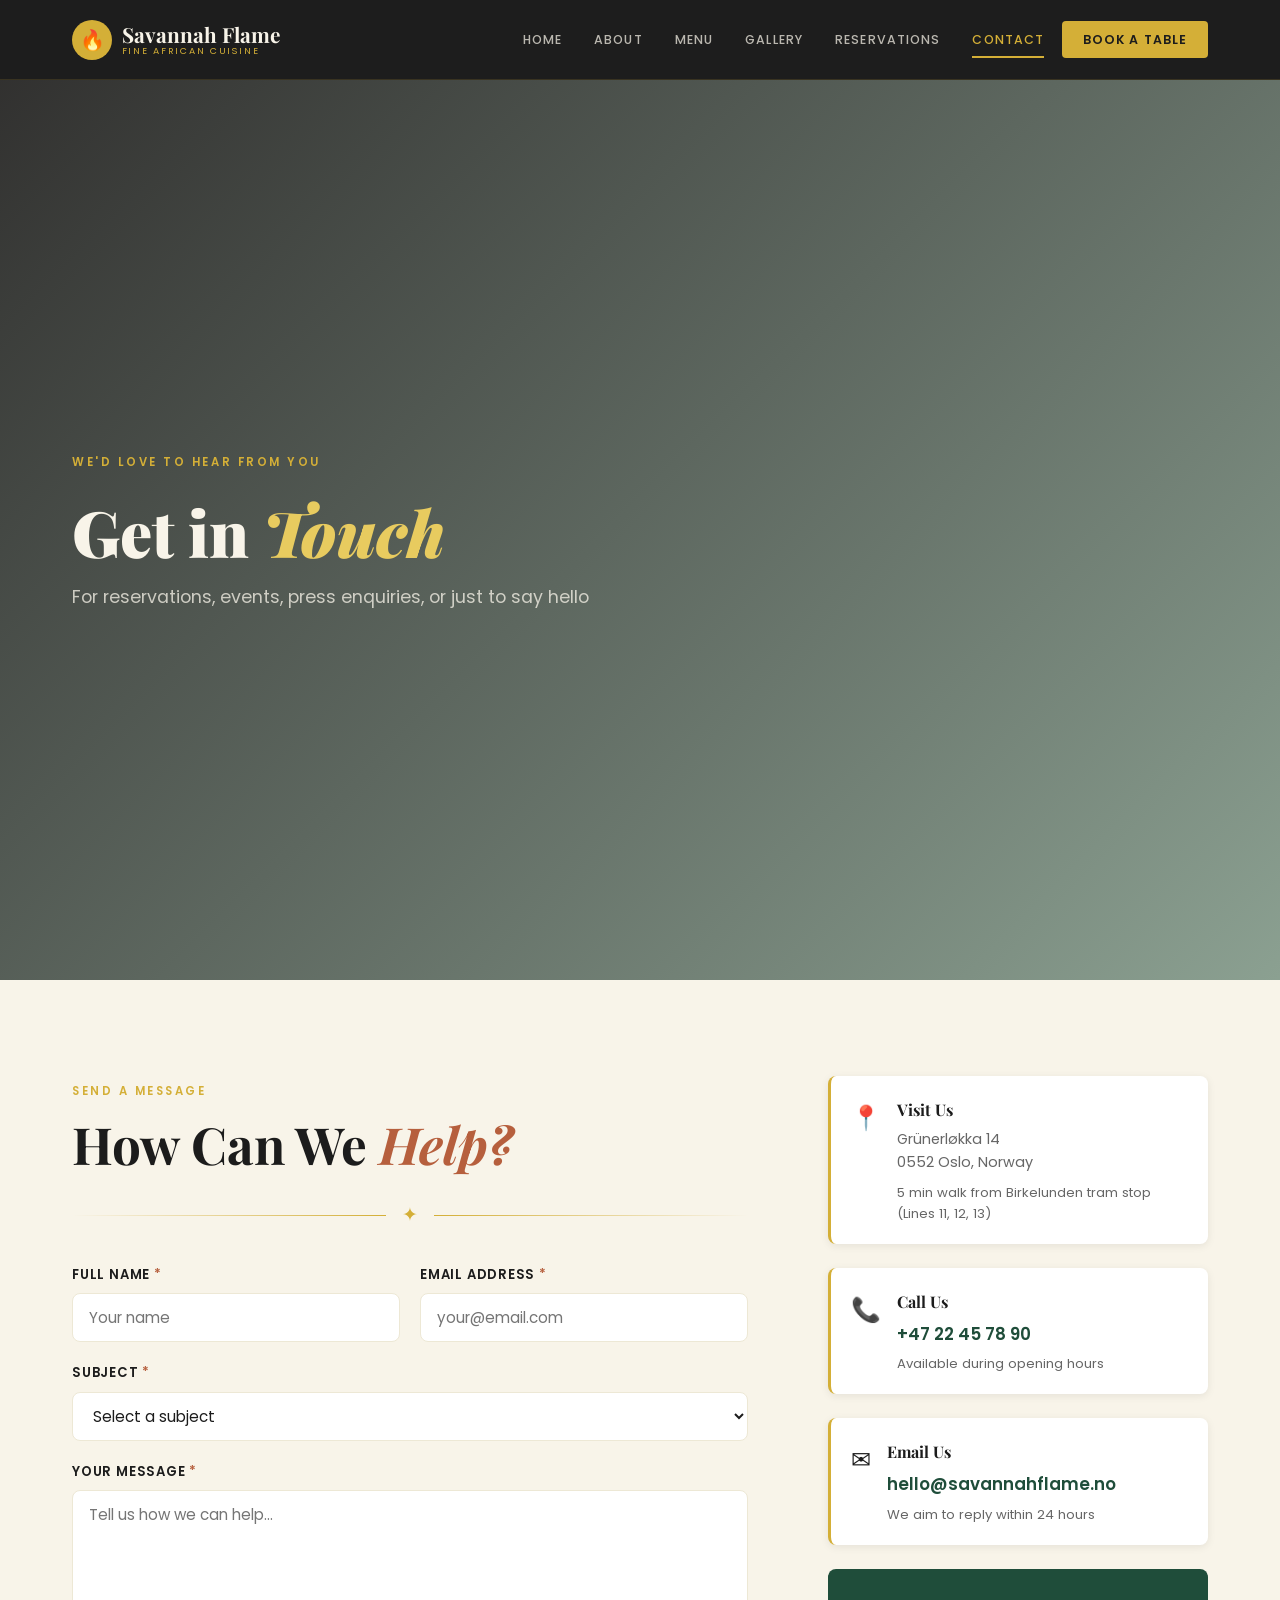
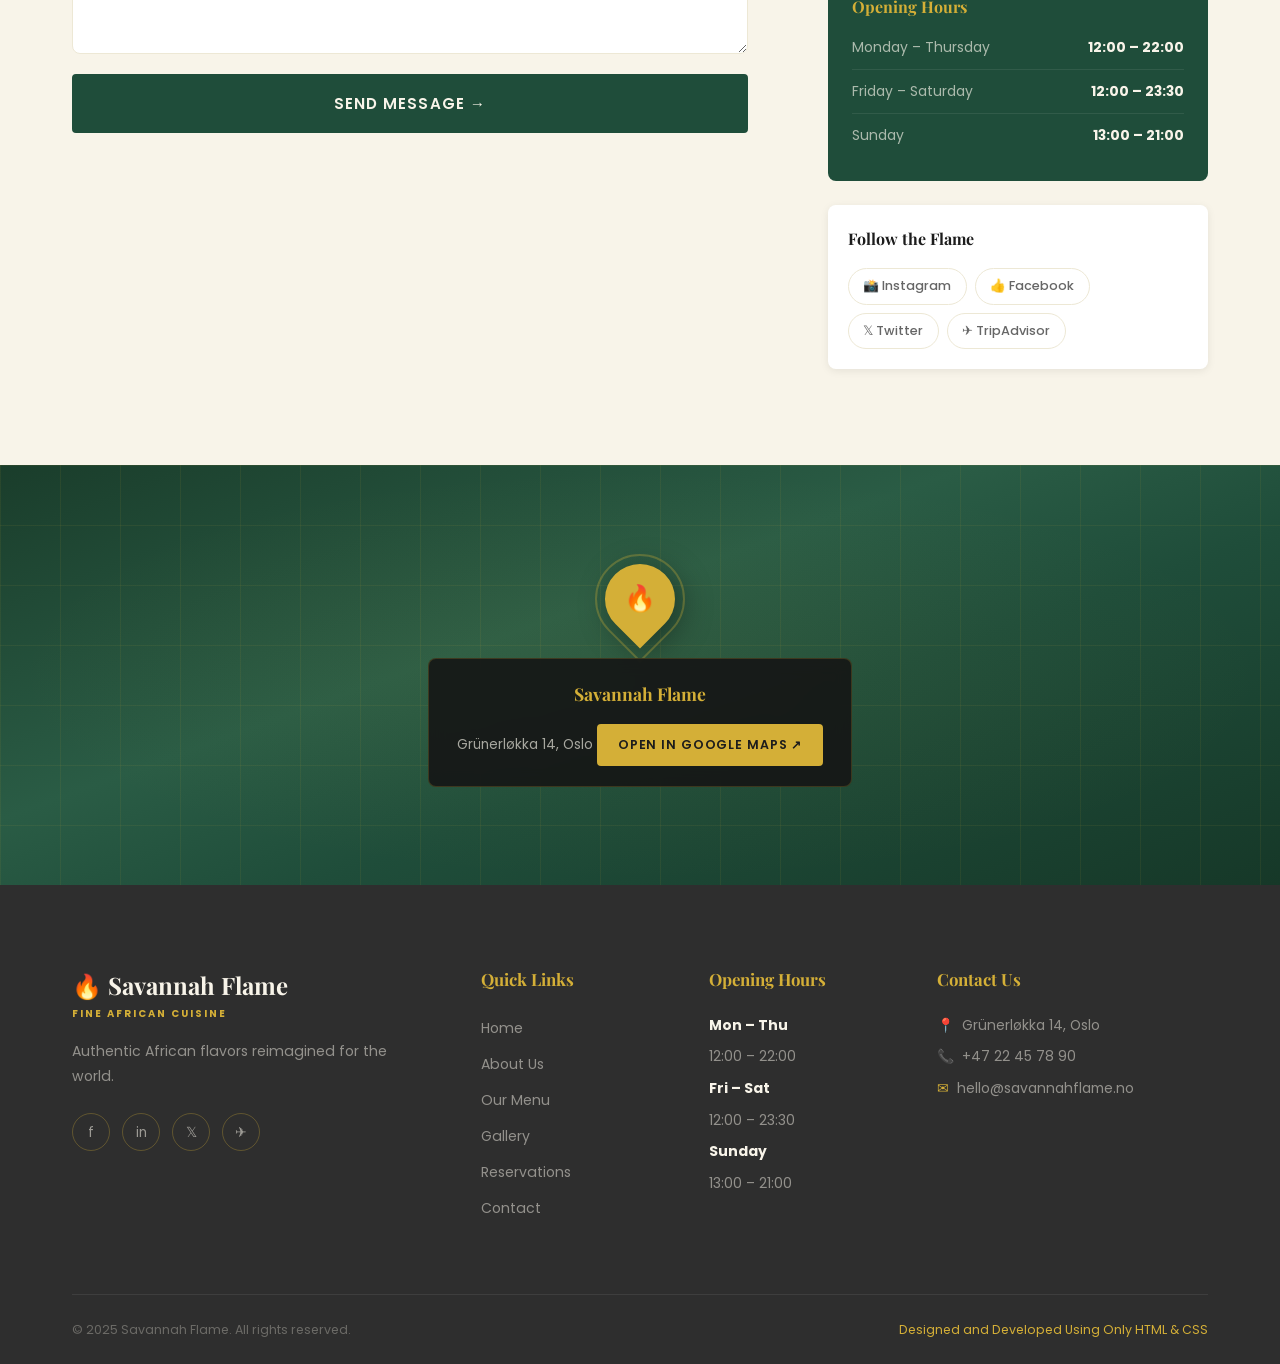
<file: contact.html>
<!DOCTYPE html>
<html lang="en">
<head>
  <meta charset="UTF-8" />
  <meta name="viewport" content="width=device-width, initial-scale=1.0" />
  <title>Contact — Savannah Flame</title>
  <meta name="description" content="Get in touch with Savannah Flame. Find us in Grünerløkka, Oslo." />
  <link rel="stylesheet" href="css/main.css" />
  <link rel="stylesheet" href="css/contact.css" />
</head>
<body>
<input type="checkbox" id="nav-toggle" aria-hidden="true" />
<nav class="nav-wrapper" role="navigation" aria-label="Main navigation">
  <div class="nav-inner">
    <a href="index.html" class="nav-logo"><div class="logo-icon">🔥</div><div class="logo-text-wrap">Savannah Flame<small>Fine African Cuisine</small></div></a>
    <label class="nav-hamburger" for="nav-toggle" aria-label="Toggle menu"><span></span><span></span><span></span></label>
    <ul class="nav-links">
      <li><a href="index.html">Home</a></li>
      <li><a href="about.html">About</a></li>
      <li><a href="menu.html">Menu</a></li>
      <li><a href="gallery.html">Gallery</a></li>
      <li><a href="reservations.html">Reservations</a></li>
      <li><a href="contact.html" class="active">Contact</a></li>
      <li><a href="reservations.html" class="nav-cta">Book a Table</a></li>
    </ul>
  </div>
</nav>

<main>

  <section class="page-hero contact-hero">
    <div class="page-hero-overlay"></div>
    <div class="container page-hero-content">
      <p class="section-label">We'd Love to Hear From You</p>
      <h1 class="page-hero-title">Get in <em>Touch</em></h1>
      <p class="page-hero-sub">For reservations, events, press enquiries, or just to say hello</p>
    </div>
  </section>

  <!-- CONTACT GRID -->
  <section class="contact-section section-pad">
    <div class="container">
      <div class="contact-grid">

        <!-- CONTACT FORM -->
        <div class="contact-form-wrap">
          <p class="section-label">Send a Message</p>
          <h2 class="section-title">How Can We <span>Help?</span></h2>
          <div class="ornament"><span>✦</span></div>
          <form class="contact-form" action="https://formspree.io/f/xvkapbpr" method="POST" accept-charset="UTF-8" aria-label="Contact form">
            <input type="hidden" name="_subject" value="New contact message — Savannah Flame" />
            <input type="hidden" name="form_type" value="Contact message" />
            <input type="text" name="_gotcha" class="form-honeypot" tabindex="-1" autocomplete="off" aria-hidden="true" />
            <div class="form-row">
              <div class="form-group">
                <label for="c-name">Full Name <span class="required">*</span></label>
                <input type="text" id="c-name" name="name" placeholder="Your name" required minlength="2" maxlength="100" autocomplete="name" />
              </div>
              <div class="form-group">
                <label for="c-email">Email Address <span class="required">*</span></label>
                <input type="email" id="c-email" name="email" placeholder="your@email.com" required maxlength="254" autocomplete="email" />
              </div>
            </div>
            <div class="form-group">
              <label for="c-subject">Subject <span class="required">*</span></label>
              <select id="c-subject" name="subject" required>
                <option value="" disabled selected>Select a subject</option>
                <option>General Enquiry</option>
                <option>Private Dining &amp; Events</option>
                <option>Press &amp; Media</option>
                <option>Partnerships</option>
                <option>Feedback</option>
                <option>Careers</option>
                <option>Other</option>
              </select>
            </div>
            <div class="form-group">
              <label for="c-message">Your Message <span class="required">*</span></label>
              <textarea id="c-message" name="message" rows="6" placeholder="Tell us how we can help..." required minlength="10" maxlength="5000"></textarea>
            </div>
            <button type="submit" class="btn btn-forest contact-submit">Send Message →</button>
          </form>
        </div>

        <!-- CONTACT INFO -->
        <div class="contact-info">
          <div class="contact-info-block">
            <div class="ci-icon" aria-hidden="true">📍</div>
            <div>
              <h3>Visit Us</h3>
              <p>Grünerløkka 14<br/>0552 Oslo, Norway</p>
              <p style="margin-top:0.5rem;font-size:0.82rem;color:var(--mid-gray);">5 min walk from Birkelunden tram stop<br/>(Lines 11, 12, 13)</p>
            </div>
          </div>
          <div class="contact-info-block">
            <div class="ci-icon" aria-hidden="true">📞</div>
            <div>
              <h3>Call Us</h3>
              <a href="tel:+4722457890" class="ci-link">+47 22 45 78 90</a>
              <p style="font-size:0.82rem;color:var(--mid-gray);margin-top:0.3rem;">Available during opening hours</p>
            </div>
          </div>
          <div class="contact-info-block">
            <div class="ci-icon" aria-hidden="true">✉</div>
            <div>
              <h3>Email Us</h3>
              <a href="mailto:hello@savannahflame.no" class="ci-link">hello@savannahflame.no</a>
              <p style="font-size:0.82rem;color:var(--mid-gray);margin-top:0.3rem;">We aim to reply within 24 hours</p>
            </div>
          </div>
          <div class="contact-hours">
            <h3>Opening Hours</h3>
            <div class="ch-row"><span>Monday – Thursday</span><strong>12:00 – 22:00</strong></div>
            <div class="ch-row"><span>Friday – Saturday</span><strong>12:00 – 23:30</strong></div>
            <div class="ch-row"><span>Sunday</span><strong>13:00 – 21:00</strong></div>
          </div>
          <div class="contact-social">
            <h3>Follow the Flame</h3>
            <div class="social-links">
              <a href="#" class="social-pill" aria-label="Instagram">📸 Instagram</a>
              <a href="#" class="social-pill" aria-label="Facebook">👍 Facebook</a>
              <a href="#" class="social-pill" aria-label="Twitter/X">𝕏 Twitter</a>
              <a href="#" class="social-pill" aria-label="TripAdvisor">✈ TripAdvisor</a>
            </div>
          </div>
        </div>

      </div>
    </div>
  </section>

  <!-- MAP PLACEHOLDER -->
  <section class="map-section" aria-label="Restaurant location">
    <div class="map-placeholder">
      <div class="map-inner">
        <!-- Decorative African pattern map backdrop -->
        <div class="map-bg" aria-hidden="true"></div>
        <div class="map-pin-wrap">
          <div class="map-pin" aria-hidden="true">
            <span>🔥</span>
            <div class="map-pin-ring"></div>
          </div>
          <div class="map-label">
            <strong>Savannah Flame</strong>
            <span>Grünerløkka 14, Oslo</span>
            <a href="https://maps.google.com/?q=Grünerløkka,Oslo" target="_blank" rel="noopener" class="btn btn-gold" style="margin-top:0.75rem;padding:0.5rem 1.2rem;font-size:0.78rem;">Open in Google Maps ↗</a>
          </div>
        </div>
      </div>
    </div>
  </section>

</main>

<footer class="site-footer" role="contentinfo">
  <div class="container">
    <div class="footer-grid">
      <div class="footer-brand"><div class="footer-logo-name">🔥 Savannah Flame<small>Fine African Cuisine</small></div><p>Authentic African flavors reimagined for the world.</p><nav class="footer-social" aria-label="Social media"><a href="#" aria-label="Facebook">f</a><a href="#" aria-label="Instagram">in</a><a href="#" aria-label="Twitter">𝕏</a><a href="#" aria-label="TripAdvisor">✈</a></nav></div>
      <div class="footer-col"><h4>Quick Links</h4><ul class="footer-links"><li><a href="index.html">Home</a></li><li><a href="about.html">About Us</a></li><li><a href="menu.html">Our Menu</a></li><li><a href="gallery.html">Gallery</a></li><li><a href="reservations.html">Reservations</a></li><li><a href="contact.html">Contact</a></li></ul></div>
      <div class="footer-col"><h4>Opening Hours</h4><div class="footer-info"><p><strong>Mon – Thu</strong></p><p>12:00 – 22:00</p><p><strong>Fri – Sat</strong></p><p>12:00 – 23:30</p><p><strong>Sunday</strong></p><p>13:00 – 21:00</p></div></div>
      <div class="footer-col"><h4>Contact Us</h4><div class="footer-info"><p><span class="fi-icon">📍</span>Grünerløkka 14, Oslo</p><p><span class="fi-icon">📞</span>+47 22 45 78 90</p><p><span class="fi-icon">✉</span>hello@savannahflame.no</p></div></div>
    </div>
    <div class="footer-bottom"><p>&copy; 2025 Savannah Flame. All rights reserved.</p><p class="craft">Designed and Developed Using Only HTML &amp; CSS</p></div>
  </div>
</footer>
</body>
</html>
</file>
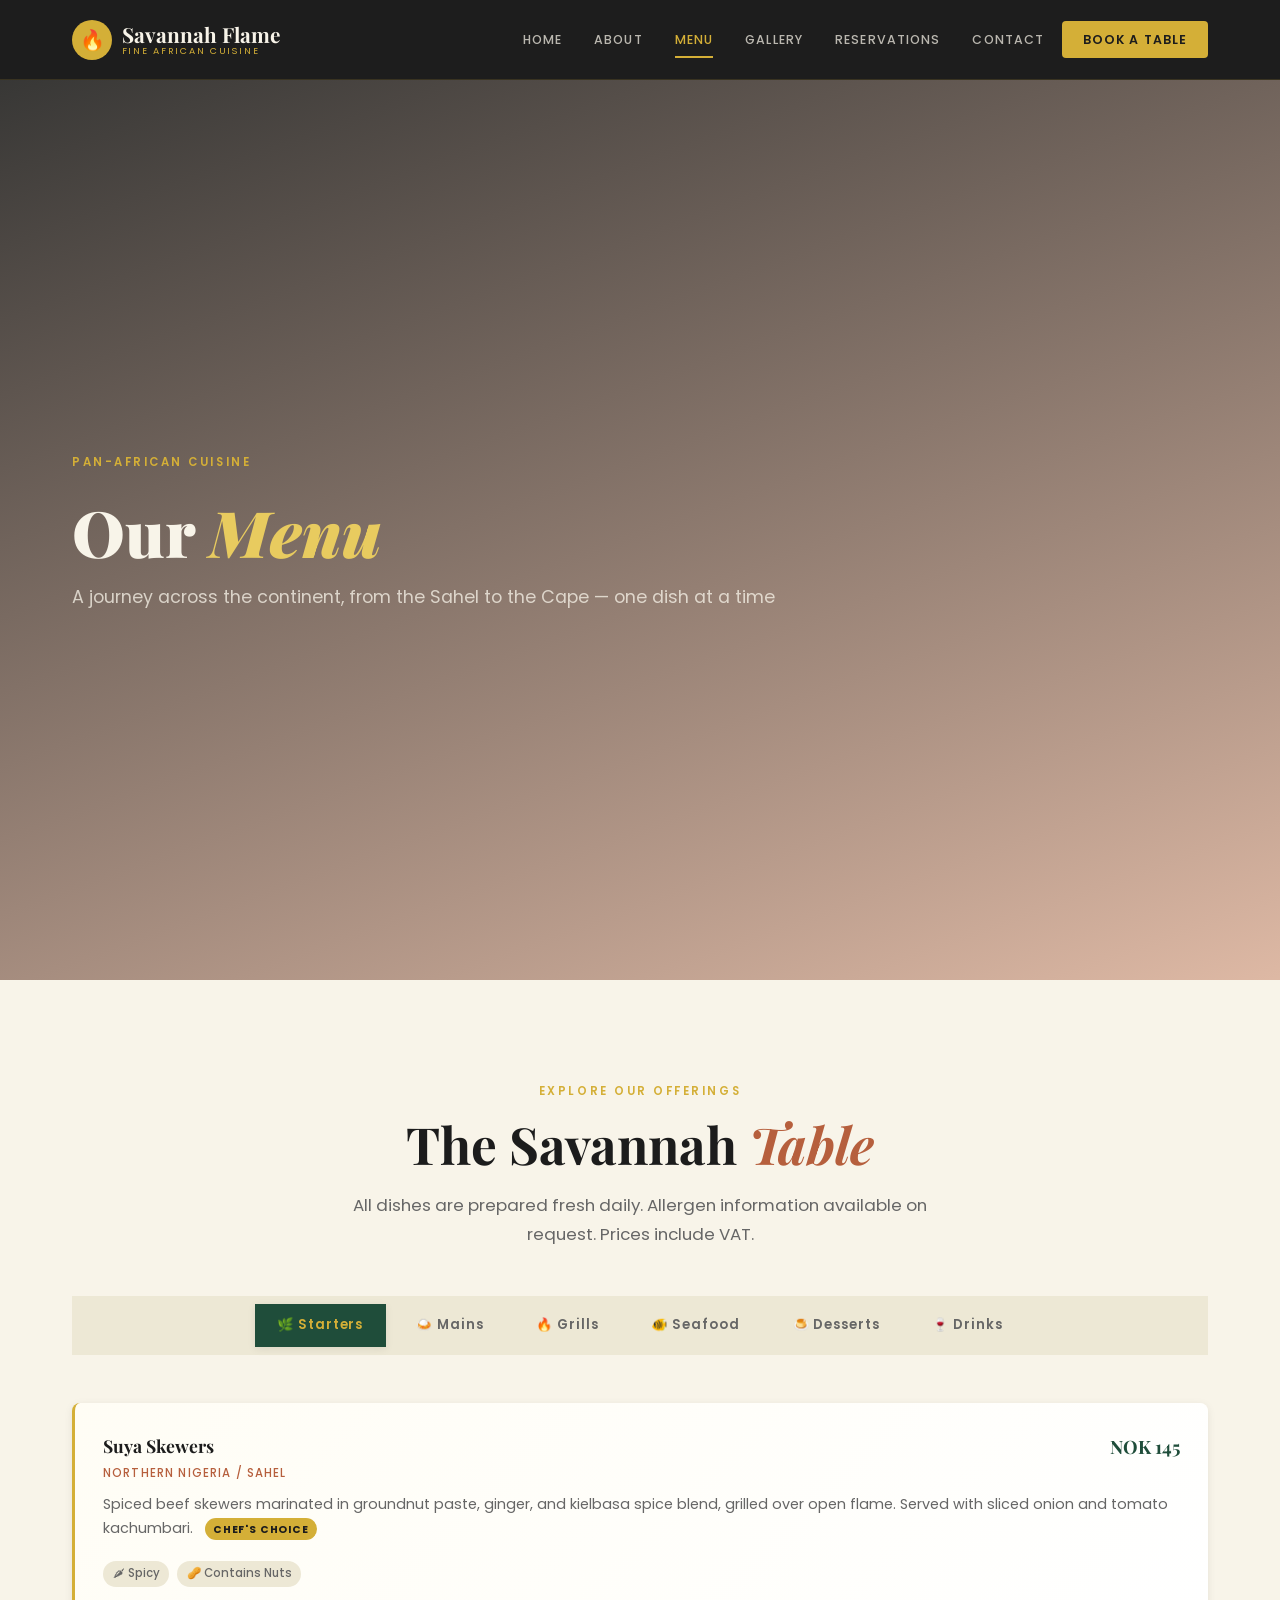
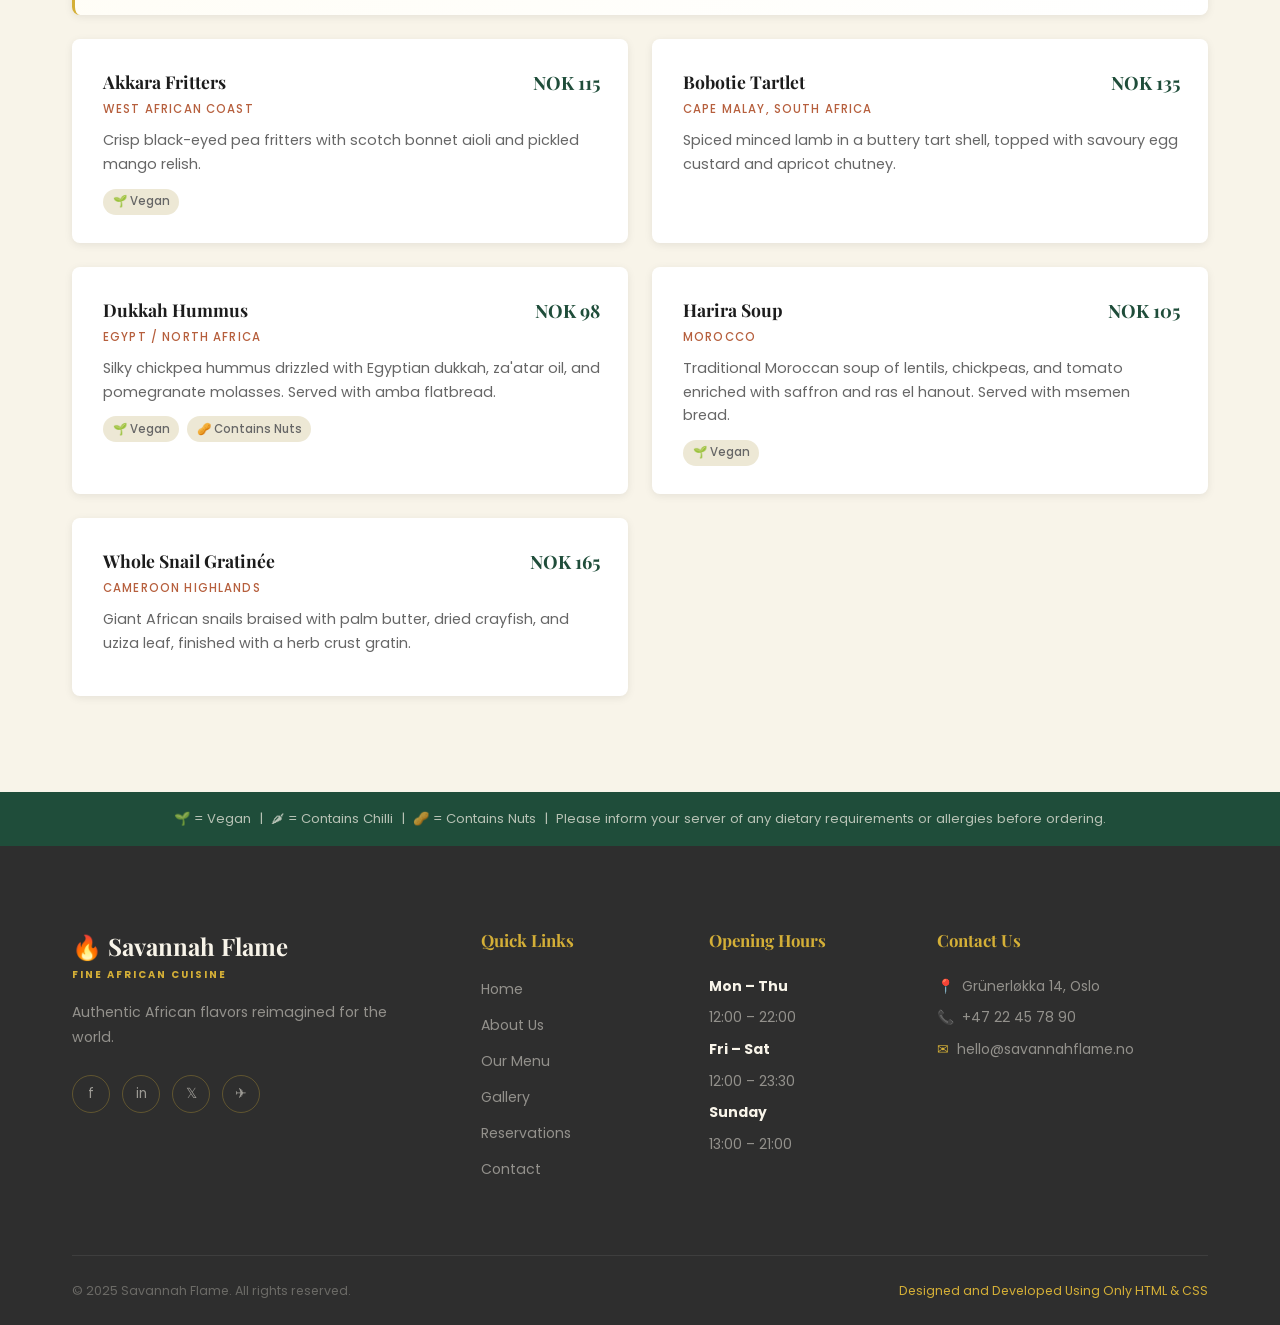
<file: menu.html>
<!DOCTYPE html>
<html lang="en">
<head>
  <meta charset="UTF-8" />
  <meta name="viewport" content="width=device-width, initial-scale=1.0" />
  <title>Menu — Savannah Flame</title>
  <meta name="description" content="Explore the Savannah Flame menu — starters, grills, seafood, desserts, and drinks inspired by the African continent." />
  <link rel="stylesheet" href="css/main.css" />
  <link rel="stylesheet" href="css/menu.css" />
</head>
<body>
<input type="checkbox" id="nav-toggle" aria-hidden="true" />
<nav class="nav-wrapper" role="navigation" aria-label="Main navigation">
  <div class="nav-inner">
    <a href="index.html" class="nav-logo"><div class="logo-icon">🔥</div><div class="logo-text-wrap">Savannah Flame<small>Fine African Cuisine</small></div></a>
    <label class="nav-hamburger" for="nav-toggle" aria-label="Toggle menu"><span></span><span></span><span></span></label>
    <ul class="nav-links">
      <li><a href="index.html">Home</a></li>
      <li><a href="about.html">About</a></li>
      <li><a href="menu.html" class="active">Menu</a></li>
      <li><a href="gallery.html">Gallery</a></li>
      <li><a href="reservations.html">Reservations</a></li>
      <li><a href="contact.html">Contact</a></li>
      <li><a href="reservations.html" class="nav-cta">Book a Table</a></li>
    </ul>
  </div>
</nav>

<main>

  <!-- PAGE HERO -->
  <section class="page-hero menu-hero">
    <div class="page-hero-overlay"></div>
    <div class="container page-hero-content">
      <p class="section-label">Pan-African Cuisine</p>
      <h1 class="page-hero-title">Our <em>Menu</em></h1>
      <p class="page-hero-sub">A journey across the continent, from the Sahel to the Cape — one dish at a time</p>
    </div>
  </section>

  <!-- MENU TABS (CSS-only via radio buttons) -->
  <section class="menu-section section-pad" aria-labelledby="menu-h">
    <div class="container">

      <div class="menu-intro text-center">
        <p class="section-label">Explore Our Offerings</p>
        <h2 class="section-title" id="menu-h">The Savannah <span>Table</span></h2>
        <p class="section-subtitle">All dishes are prepared fresh daily. Allergen information available on request. Prices include VAT.</p>
      </div>

      <!-- Tab radio inputs -->
      <input type="radio" name="menu-tab" id="tab-starters" checked aria-hidden="true" />
      <input type="radio" name="menu-tab" id="tab-mains" aria-hidden="true" />
      <input type="radio" name="menu-tab" id="tab-grills" aria-hidden="true" />
      <input type="radio" name="menu-tab" id="tab-seafood" aria-hidden="true" />
      <input type="radio" name="menu-tab" id="tab-desserts" aria-hidden="true" />
      <input type="radio" name="menu-tab" id="tab-drinks" aria-hidden="true" />

      <!-- Tab Labels -->
      <div class="menu-tabs" role="tablist">
        <label for="tab-starters" class="menu-tab-label" role="tab">🌿 Starters</label>
        <label for="tab-mains"    class="menu-tab-label" role="tab">🍛 Mains</label>
        <label for="tab-grills"   class="menu-tab-label" role="tab">🔥 Grills</label>
        <label for="tab-seafood"  class="menu-tab-label" role="tab">🐠 Seafood</label>
        <label for="tab-desserts" class="menu-tab-label" role="tab">🍮 Desserts</label>
        <label for="tab-drinks"   class="menu-tab-label" role="tab">🍷 Drinks</label>
      </div>

      <!-- STARTERS -->
      <div class="menu-panel" id="panel-starters">
        <div class="menu-grid">
          <div class="menu-item menu-item--feature">
            <div class="menu-item-header">
              <div><h3>Suya Skewers</h3><span class="menu-origin">Northern Nigeria / Sahel</span></div>
              <span class="menu-price">NOK 145</span>
            </div>
            <p>Spiced beef skewers marinated in groundnut paste, ginger, and kielbasa spice blend, grilled over open flame. Served with sliced onion and tomato kachumbari. <span class="menu-badge">Chef's Choice</span></p>
            <div class="menu-tags"><span>🌶 Spicy</span><span>🥜 Contains Nuts</span></div>
          </div>
          <div class="menu-item">
            <div class="menu-item-header"><div><h3>Akkara Fritters</h3><span class="menu-origin">West African Coast</span></div><span class="menu-price">NOK 115</span></div>
            <p>Crisp black-eyed pea fritters with scotch bonnet aioli and pickled mango relish.</p>
            <div class="menu-tags"><span>🌱 Vegan</span></div>
          </div>
          <div class="menu-item">
            <div class="menu-item-header"><div><h3>Bobotie Tartlet</h3><span class="menu-origin">Cape Malay, South Africa</span></div><span class="menu-price">NOK 135</span></div>
            <p>Spiced minced lamb in a buttery tart shell, topped with savoury egg custard and apricot chutney.</p>
          </div>
          <div class="menu-item">
            <div class="menu-item-header"><div><h3>Dukkah Hummus</h3><span class="menu-origin">Egypt / North Africa</span></div><span class="menu-price">NOK 98</span></div>
            <p>Silky chickpea hummus drizzled with Egyptian dukkah, za'atar oil, and pomegranate molasses. Served with amba flatbread.</p>
            <div class="menu-tags"><span>🌱 Vegan</span><span>🥜 Contains Nuts</span></div>
          </div>
          <div class="menu-item">
            <div class="menu-item-header"><div><h3>Harira Soup</h3><span class="menu-origin">Morocco</span></div><span class="menu-price">NOK 105</span></div>
            <p>Traditional Moroccan soup of lentils, chickpeas, and tomato enriched with saffron and ras el hanout. Served with msemen bread.</p>
            <div class="menu-tags"><span>🌱 Vegan</span></div>
          </div>
          <div class="menu-item">
            <div class="menu-item-header"><div><h3>Whole Snail Gratinée</h3><span class="menu-origin">Cameroon Highlands</span></div><span class="menu-price">NOK 165</span></div>
            <p>Giant African snails braised with palm butter, dried crayfish, and uziza leaf, finished with a herb crust gratin.</p>
          </div>
        </div>
      </div>

      <!-- MAINS -->
      <div class="menu-panel" id="panel-mains">
        <div class="menu-grid">
          <div class="menu-item menu-item--feature">
            <div class="menu-item-header"><div><h3>Egusi Royale</h3><span class="menu-origin">West Africa</span></div><span class="menu-price">NOK 285</span></div>
            <p>Slow-simmered melon seed stew with smoked stockfish, wild spinach, and palm nut reduction. Served with pounded yam quenelle. <span class="menu-badge">Signature</span></p>
            <div class="menu-tags"><span>🌶 Mild Spice</span></div>
          </div>
          <div class="menu-item">
            <div class="menu-item-header"><div><h3>Doro Wat</h3><span class="menu-origin">Ethiopia</span></div><span class="menu-price">NOK 265</span></div>
            <p>Slow-cooked Ethiopian chicken stew with berbere spice, hard-boiled eggs, and caramelised onion sauce. Served with injera.</p>
            <div class="menu-tags"><span>🌶 Medium Spice</span></div>
          </div>
          <div class="menu-item">
            <div class="menu-item-header"><div><h3>Tagine de Kefta</h3><span class="menu-origin">Morocco</span></div><span class="menu-price">NOK 275</span></div>
            <p>Lamb meatballs simmered in a spiced tomato and honey tagine with preserved lemon and olives. Served with fragrant couscous.</p>
          </div>
          <div class="menu-item">
            <div class="menu-item-header"><div><h3>Jollof Rice Supreme</h3><span class="menu-origin">West Africa</span></div><span class="menu-price">NOK 245</span></div>
            <p>Our definitive jollof — smoky, slow-cooked tomato rice prepared in the traditional party style with plantain and whole roasted chicken.</p>
            <div class="menu-tags"><span>🌶 Mild Spice</span></div>
          </div>
          <div class="menu-item">
            <div class="menu-item-header"><div><h3>Bunny Chow</h3><span class="menu-origin">Durban, South Africa</span></div><span class="menu-price">NOK 255</span></div>
            <p>A Durban icon — hollowed artisan sourdough filled with lamb curry made to a 1940s Natal recipe, with sambals and pickled carrot.</p>
            <div class="menu-tags"><span>🌶 Medium Spice</span></div>
          </div>
          <div class="menu-item">
            <div class="menu-item-header"><div><h3>Mushroom Chakalaka</h3><span class="menu-origin">Southern Africa</span></div><span class="menu-price">NOK 225</span></div>
            <p>King oyster mushrooms in a spiced chakalaka sauce with cannellini beans, roasted peppers, and maize pap. A plant-based celebration.</p>
            <div class="menu-tags"><span>🌱 Vegan</span><span>🌶 Mild Spice</span></div>
          </div>
        </div>
      </div>

      <!-- GRILLS -->
      <div class="menu-panel" id="panel-grills">
        <div class="menu-grid">
          <div class="menu-item menu-item--feature">
            <div class="menu-item-header"><div><h3>Nyama Choma Lamb</h3><span class="menu-origin">Kenya / East Africa</span></div><span class="menu-price">NOK 320</span></div>
            <p>Half rack of lamb marinated 24 hours in Kenyan herbs and citrus, charcoal-roasted. Served with kachumbari and ugali cake. <span class="menu-badge">Signature</span></p>
          </div>
          <div class="menu-item">
            <div class="menu-item-header"><div><h3>Braai Ribeye</h3><span class="menu-origin">South Africa</span></div><span class="menu-price">NOK 395</span></div>
            <p>300g Norwegian ribeye grilled over African hardwood with braai spice rub. Served with pap, chakalaka relish, and borewors sausage.</p>
          </div>
          <div class="menu-item">
            <div class="menu-item-header"><div><h3>Piri Piri Chicken</h3><span class="menu-origin">Mozambique / Portugal</span></div><span class="menu-price">NOK 295</span></div>
            <p>Spatchcock chicken marinated in homemade piri piri sauce, grilled bone-in. Served with roasted garlic mash and lemon.</p>
            <div class="menu-tags"><span>🌶 Hot</span></div>
          </div>
          <div class="menu-item">
            <div class="menu-item-header"><div><h3>Mechoui Shoulder</h3><span class="menu-origin">North Africa / Maghreb</span></div><span class="menu-price">NOK 345</span></div>
            <p>Slow-roasted lamb shoulder seasoned with cumin, coriander, and preserved lemon. Carved tableside with flatbread and harissa.</p>
            <div class="menu-tags"><span>For 2 persons</span></div>
          </div>
        </div>
      </div>

      <!-- SEAFOOD -->
      <div class="menu-panel" id="panel-seafood">
        <div class="menu-grid">
          <div class="menu-item menu-item--feature">
            <div class="menu-item-header"><div><h3>Tilapia en Chermoula</h3><span class="menu-origin">North Africa</span></div><span class="menu-price">NOK 295</span></div>
            <p>Atlantic tilapia cured in chermoula marinade, pan-seared golden. Served on saffron couscous with preserved lemon and olives. <span class="menu-badge">Seasonal</span></p>
          </div>
          <div class="menu-item">
            <div class="menu-item-header"><div><h3>Prawn Moambé</h3><span class="menu-origin">Democratic Republic of Congo</span></div><span class="menu-price">NOK 315</span></div>
            <p>King prawns in a rich moambé sauce of palm nut, garlic, and scotch bonnet. Served with cassava fufu and crispy plantain.</p>
            <div class="menu-tags"><span>🌶 Spicy</span></div>
          </div>
          <div class="menu-item">
            <div class="menu-item-header"><div><h3>Grilled Whole Sea Bass</h3><span class="menu-origin">East African Coast</span></div><span class="menu-price">NOK 335</span></div>
            <p>Whole Norwegian sea bass marinated in Swahili spices — ginger, cardamom, coconut — grilled over charcoal. Served with pilau rice.</p>
          </div>
          <div class="menu-item">
            <div class="menu-item-header"><div><h3>Crab Pepper Soup</h3><span class="menu-origin">Nigeria / Rivers State</span></div><span class="menu-price">NOK 265</span></div>
            <p>Blue crab in a fragrant pepper soup broth of calabash nutmeg, utazi leaves, and scotch bonnet. Served with roasted yam.</p>
            <div class="menu-tags"><span>🌶 Medium-Hot</span></div>
          </div>
        </div>
      </div>

      <!-- DESSERTS -->
      <div class="menu-panel" id="panel-desserts">
        <div class="menu-grid">
          <div class="menu-item menu-item--feature">
            <div class="menu-item-header"><div><h3>Malva Mabele</h3><span class="menu-origin">South Africa / Reinvented</span></div><span class="menu-price">NOK 145</span></div>
            <p>South African malva pudding reinvented with sorghum flour, dark date caramel, and cardamom cream. A warm, deeply comforting classic. <span class="menu-badge">Most Loved</span></p>
          </div>
          <div class="menu-item">
            <div class="menu-item-header"><div><h3>Basbousa Cake</h3><span class="menu-origin">Egypt / North Africa</span></div><span class="menu-price">NOK 125</span></div>
            <p>Semolina and coconut cake soaked in rosewater syrup, served warm with Greek yoghurt and crushed pistachios.</p>
            <div class="menu-tags"><span>🥜 Contains Nuts</span></div>
          </div>
          <div class="menu-item">
            <div class="menu-item-header"><div><h3>Mango Fool</h3><span class="menu-origin">East Africa / Pan-African</span></div><span class="menu-price">NOK 110</span></div>
            <p>Whipped cream folded through Alphonso mango purée, layered with passion fruit curd and toasted coconut flakes.</p>
          </div>
          <div class="menu-item">
            <div class="menu-item-header"><div><h3>Peanut Butter Parfait</h3><span class="menu-origin">West Africa</span></div><span class="menu-price">NOK 130</span></div>
            <p>Chilled parfait of roasted groundnut cream with dark chocolate ganache, tamarind caramel, and sea salt.</p>
            <div class="menu-tags"><span>🥜 Contains Nuts</span></div>
          </div>
        </div>
      </div>

      <!-- DRINKS -->
      <div class="menu-panel" id="panel-drinks">
        <div class="drinks-columns">
          <div>
            <h3 class="drinks-category">Mocktails &amp; Infusions</h3>
            <div class="menu-item drinks-item">
              <div class="menu-item-header"><div><h3>Bissap Hibiscus</h3></div><span class="menu-price">NOK 85</span></div>
              <p>West African hibiscus flower infusion, chilled, with ginger and lime.</p>
            </div>
            <div class="menu-item drinks-item">
              <div class="menu-item-header"><div><h3>Baobab Lemonade</h3></div><span class="menu-price">NOK 90</span></div>
              <p>Fresh lemon juice with baobab powder, honey, and sparkling water.</p>
            </div>
            <div class="menu-item drinks-item">
              <div class="menu-item-header"><div><h3>Spiced Rooibos</h3></div><span class="menu-price">NOK 75</span></div>
              <p>South African rooibos steeped with cinnamon, cardamom, and orange peel. Hot or iced.</p>
            </div>
          </div>
          <div>
            <h3 class="drinks-category">African Wines</h3>
            <div class="menu-item drinks-item">
              <div class="menu-item-header"><div><h3>Rustenberg Chardonnay</h3><span class="menu-origin">Stellenbosch, S. Africa</span></div><span class="menu-price">NOK 155/gls</span></div>
              <p>Elegant and mineral, with citrus blossom and toasted oak notes.</p>
            </div>
            <div class="menu-item drinks-item">
              <div class="menu-item-header"><div><h3>Kanonkop Pinotage</h3><span class="menu-origin">Western Cape, S. Africa</span></div><span class="menu-price">NOK 165/gls</span></div>
              <p>South Africa's signature grape — smoky, full-bodied, with dark cherry and tobacco.</p>
            </div>
            <div class="menu-item drinks-item">
              <div class="menu-item-header"><div><h3>Volubilia Gris</h3><span class="menu-origin">Meknès, Morocco</span></div><span class="menu-price">NOK 145/gls</span></div>
              <p>Dry Moroccan rosé with wild strawberry, citrus, and a delicate mineral finish.</p>
            </div>
          </div>
          <div>
            <h3 class="drinks-category">Cocktails</h3>
            <div class="menu-item drinks-item">
              <div class="menu-item-header"><div><h3>Savannah Sunset</h3></div><span class="menu-price">NOK 165</span></div>
              <p>Rum, Campari, hibiscus syrup, passion fruit, and prosecco. Our house signature.</p>
            </div>
            <div class="menu-item drinks-item">
              <div class="menu-item-header"><div><h3>Kalahari Mule</h3></div><span class="menu-price">NOK 155</span></div>
              <p>Gin, ginger beer, baobab bitters, and fresh lime over crushed ice.</p>
            </div>
            <div class="menu-item drinks-item">
              <div class="menu-item-header"><div><h3>Cape Town Sour</h3></div><span class="menu-price">NOK 155</span></div>
              <p>Rooibos-infused whisky, lemon juice, honey syrup, and egg white.</p>
            </div>
          </div>
        </div>
      </div>

    </div>
  </section>

  <!-- ALLERGEN NOTE -->
  <div class="allergen-note">
    <div class="container">
      <p>🌱 = Vegan &nbsp;|&nbsp; 🌶 = Contains Chilli &nbsp;|&nbsp; 🥜 = Contains Nuts &nbsp;|&nbsp; Please inform your server of any dietary requirements or allergies before ordering.</p>
    </div>
  </div>

</main>

<footer class="site-footer" role="contentinfo">
  <div class="container">
    <div class="footer-grid">
      <div class="footer-brand"><div class="footer-logo-name">🔥 Savannah Flame<small>Fine African Cuisine</small></div><p>Authentic African flavors reimagined for the world.</p><nav class="footer-social" aria-label="Social media"><a href="#" aria-label="Facebook">f</a><a href="#" aria-label="Instagram">in</a><a href="#" aria-label="Twitter">𝕏</a><a href="#" aria-label="TripAdvisor">✈</a></nav></div>
      <div class="footer-col"><h4>Quick Links</h4><ul class="footer-links"><li><a href="index.html">Home</a></li><li><a href="about.html">About Us</a></li><li><a href="menu.html">Our Menu</a></li><li><a href="gallery.html">Gallery</a></li><li><a href="reservations.html">Reservations</a></li><li><a href="contact.html">Contact</a></li></ul></div>
      <div class="footer-col"><h4>Opening Hours</h4><div class="footer-info"><p><strong>Mon – Thu</strong></p><p>12:00 – 22:00</p><p><strong>Fri – Sat</strong></p><p>12:00 – 23:30</p><p><strong>Sunday</strong></p><p>13:00 – 21:00</p></div></div>
      <div class="footer-col"><h4>Contact Us</h4><div class="footer-info"><p><span class="fi-icon">📍</span>Grünerløkka 14, Oslo</p><p><span class="fi-icon">📞</span>+47 22 45 78 90</p><p><span class="fi-icon">✉</span>hello@savannahflame.no</p></div></div>
    </div>
    <div class="footer-bottom"><p>&copy; 2025 Savannah Flame. All rights reserved.</p><p class="craft">Designed and Developed Using Only HTML &amp; CSS</p></div>
  </div>
</footer>
</body>
</html>
</file>
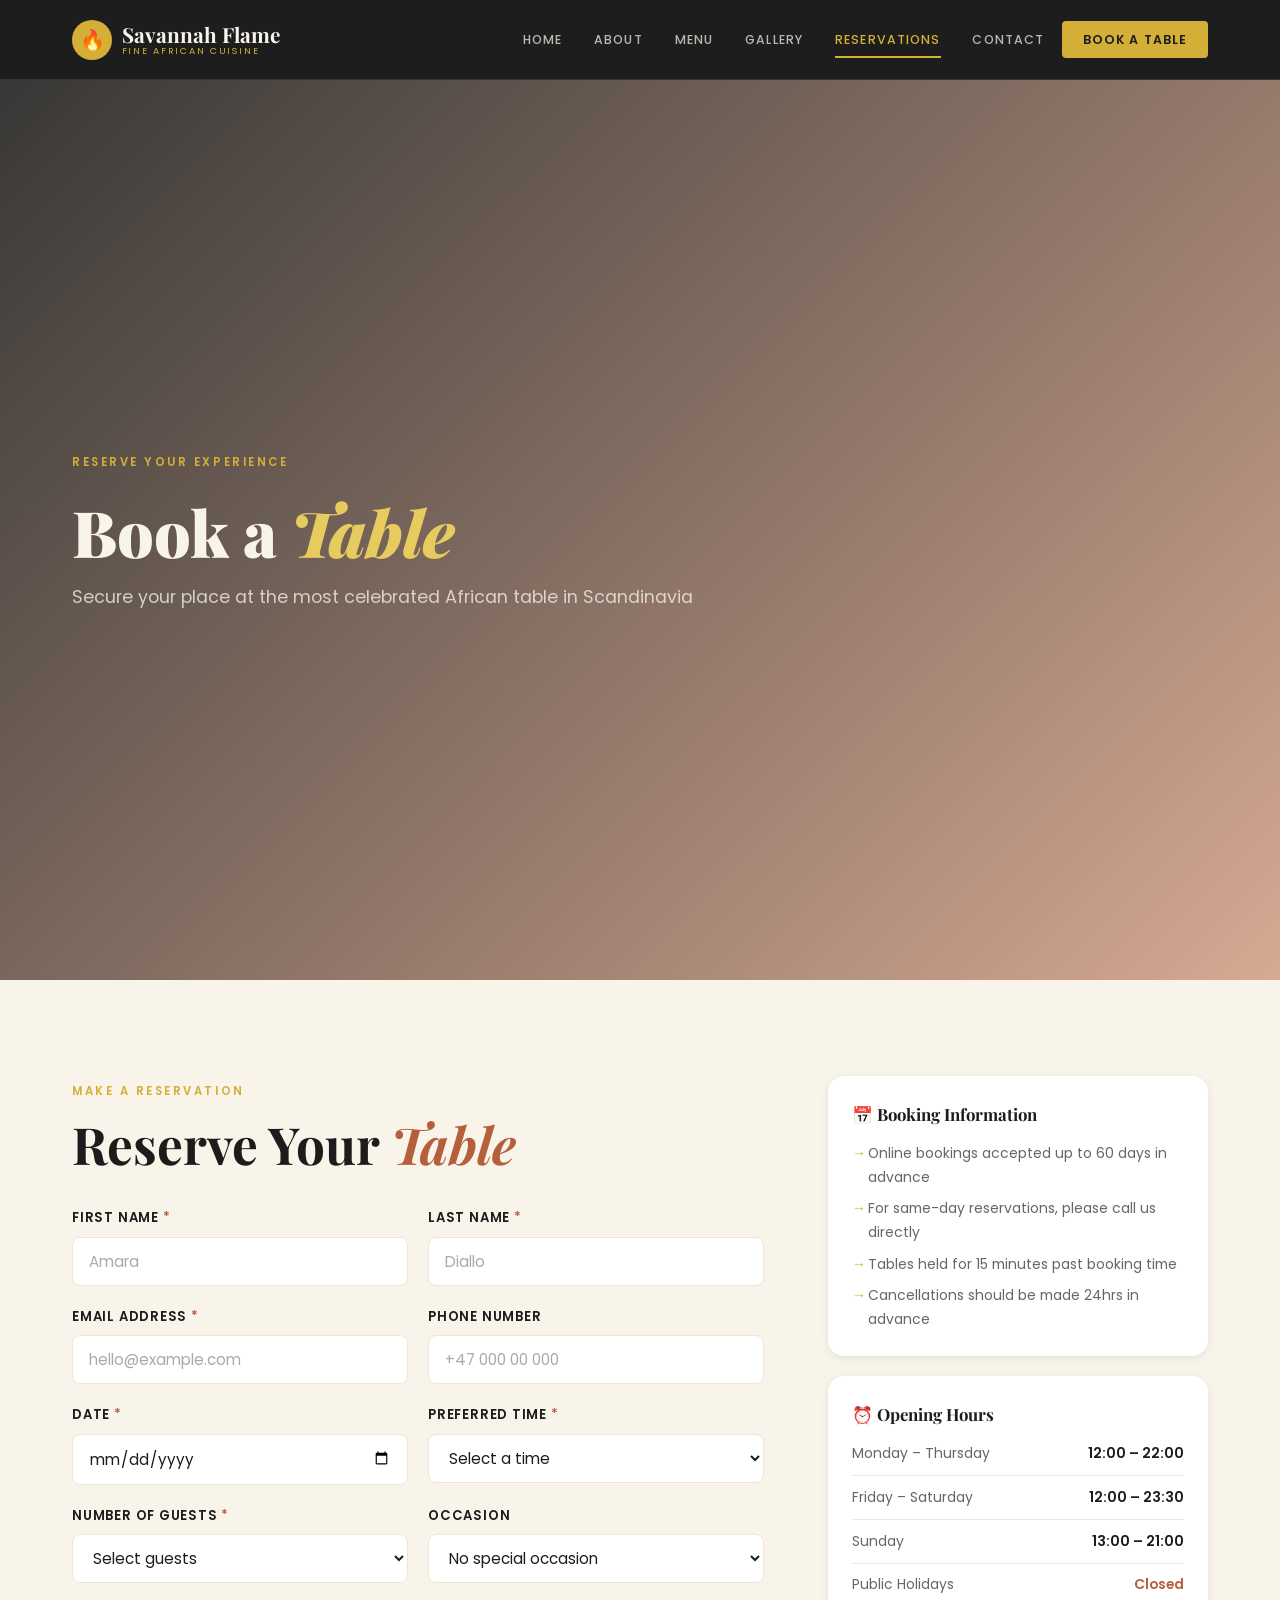
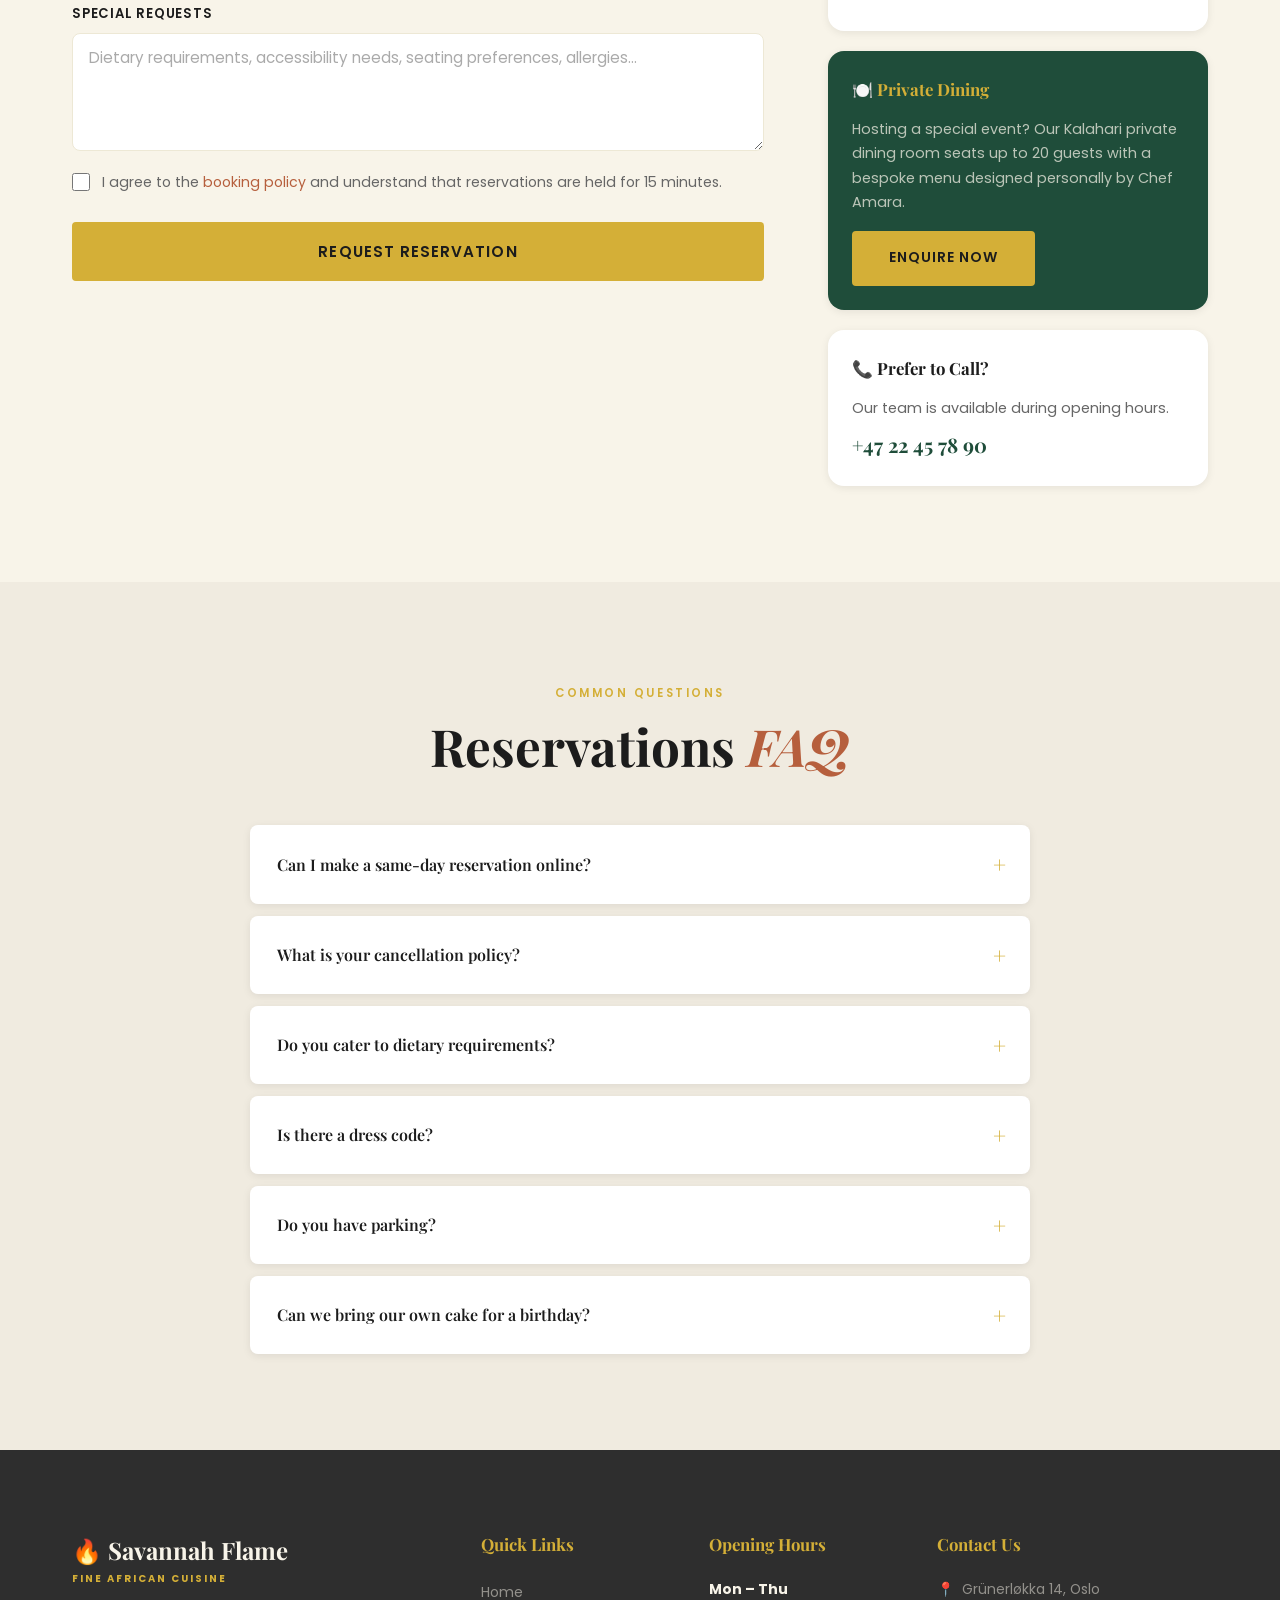
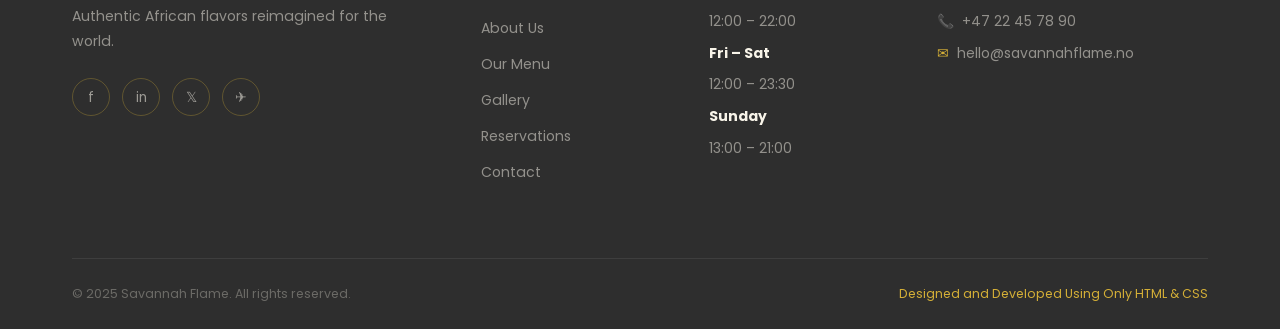
<file: reservations.html>
<!DOCTYPE html>
<html lang="en">
<head>
  <meta charset="UTF-8" />
  <meta name="viewport" content="width=device-width, initial-scale=1.0" />
  <title>Reservations — Savannah Flame</title>
  <meta name="description" content="Book your table at Savannah Flame — Oslo's premier African fusion restaurant." />
  <link rel="stylesheet" href="css/main.css" />
  <link rel="stylesheet" href="css/reservations.css" />
</head>
<body>
<input type="checkbox" id="nav-toggle" aria-hidden="true" />
<nav class="nav-wrapper" role="navigation" aria-label="Main navigation">
  <div class="nav-inner">
    <a href="index.html" class="nav-logo"><div class="logo-icon">🔥</div><div class="logo-text-wrap">Savannah Flame<small>Fine African Cuisine</small></div></a>
    <label class="nav-hamburger" for="nav-toggle" aria-label="Toggle menu"><span></span><span></span><span></span></label>
    <ul class="nav-links">
      <li><a href="index.html">Home</a></li>
      <li><a href="about.html">About</a></li>
      <li><a href="menu.html">Menu</a></li>
      <li><a href="gallery.html">Gallery</a></li>
      <li><a href="reservations.html" class="active">Reservations</a></li>
      <li><a href="contact.html">Contact</a></li>
      <li><a href="reservations.html" class="nav-cta">Book a Table</a></li>
    </ul>
  </div>
</nav>

<main>

  <section class="page-hero res-hero">
    <div class="page-hero-overlay"></div>
    <div class="container page-hero-content">
      <p class="section-label">Reserve Your Experience</p>
      <h1 class="page-hero-title">Book a <em>Table</em></h1>
      <p class="page-hero-sub">Secure your place at the most celebrated African table in Scandinavia</p>
    </div>
  </section>

  <!-- RESERVATION FORM + INFO -->
  <section class="res-section section-pad">
    <div class="container">
      <div class="res-grid">

        <!-- FORM -->
        <div class="res-form-wrap">
          <div class="res-form-header">
            <p class="section-label">Make a Reservation</p>
            <h2 class="section-title">Reserve Your <span>Table</span></h2>
          </div>
          <form class="res-form" action="https://formspree.io/f/xvkapbpr" method="POST" accept-charset="UTF-8" aria-label="Reservation form">
            <input type="hidden" name="_subject" value="New table reservation request — Savannah Flame" />
            <input type="hidden" name="form_type" value="Reservation request" />
            <input type="text" name="_gotcha" class="form-honeypot" tabindex="-1" autocomplete="off" aria-hidden="true" />
            <div class="form-row">
              <div class="form-group">
                <label for="fname">First Name <span class="required" aria-hidden="true">*</span></label>
                <input type="text" id="fname" name="fname" placeholder="Amara" required minlength="2" maxlength="50" autocomplete="given-name" />
              </div>
              <div class="form-group">
                <label for="lname">Last Name <span class="required" aria-hidden="true">*</span></label>
                <input type="text" id="lname" name="lname" placeholder="Diallo" required minlength="2" maxlength="50" autocomplete="family-name" />
              </div>
            </div>
            <div class="form-row">
              <div class="form-group">
                <label for="email">Email Address <span class="required" aria-hidden="true">*</span></label>
                <input type="email" id="email" name="email" placeholder="hello@example.com" required maxlength="254" autocomplete="email" />
              </div>
              <div class="form-group">
                <label for="phone">Phone Number</label>
                <input type="tel" id="phone" name="phone" placeholder="+47 000 00 000" maxlength="30" autocomplete="tel" />
              </div>
            </div>
            <div class="form-row">
              <div class="form-group">
                <label for="date">Date <span class="required" aria-hidden="true">*</span></label>
                <input type="date" id="date" name="date" required />
              </div>
              <div class="form-group">
                <label for="time">Preferred Time <span class="required" aria-hidden="true">*</span></label>
                <select id="time" name="time" required>
                  <option value="" disabled selected>Select a time</option>
                  <optgroup label="Lunch">
                    <option>12:00</option><option>12:30</option><option>13:00</option><option>13:30</option><option>14:00</option>
                  </optgroup>
                  <optgroup label="Dinner">
                    <option>18:00</option><option>18:30</option><option>19:00</option><option>19:30</option><option>20:00</option><option>20:30</option><option>21:00</option>
                  </optgroup>
                </select>
              </div>
            </div>
            <div class="form-row">
              <div class="form-group">
                <label for="guests">Number of Guests <span class="required" aria-hidden="true">*</span></label>
                <select id="guests" name="guests" required>
                  <option value="" disabled selected>Select guests</option>
                  <option>1 Guest</option><option>2 Guests</option><option>3 Guests</option><option>4 Guests</option><option>5 Guests</option><option>6 Guests</option><option>7 Guests</option><option>8 Guests</option>
                  <option>9–12 Guests (large group)</option><option>13–20 Guests (private dining)</option>
                </select>
              </div>
              <div class="form-group">
                <label for="occasion">Occasion</label>
                <select id="occasion" name="occasion">
                  <option value="">No special occasion</option>
                  <option>Birthday</option><option>Anniversary</option><option>Business Dinner</option>
                  <option>Date Night</option><option>Family Celebration</option><option>Other</option>
                </select>
              </div>
            </div>
            <div class="form-group">
              <label for="requests">Special Requests</label>
              <textarea id="requests" name="requests" rows="4" placeholder="Dietary requirements, accessibility needs, seating preferences, allergies..." maxlength="2000"></textarea>
            </div>
            <div class="form-group form-check">
              <input type="checkbox" id="agree" name="agree" required />
              <label for="agree">I agree to the <a href="#">booking policy</a> and understand that reservations are held for 15 minutes.</label>
            </div>
            <button type="submit" class="btn btn-gold res-submit">Request Reservation</button>
          </form>
        </div>

        <!-- INFO SIDEBAR -->
        <div class="res-info">
          <div class="res-info-card">
            <h3>📅 Booking Information</h3>
            <ul>
              <li>Online bookings accepted up to 60 days in advance</li>
              <li>For same-day reservations, please call us directly</li>
              <li>Tables held for 15 minutes past booking time</li>
              <li>Cancellations should be made 24hrs in advance</li>
            </ul>
          </div>
          <div class="res-info-card">
            <h3>⏰ Opening Hours</h3>
            <div class="hours-list">
              <div class="hours-row"><span>Monday – Thursday</span><strong>12:00 – 22:00</strong></div>
              <div class="hours-row"><span>Friday – Saturday</span><strong>12:00 – 23:30</strong></div>
              <div class="hours-row"><span>Sunday</span><strong>13:00 – 21:00</strong></div>
              <div class="hours-row closed"><span>Public Holidays</span><strong>Closed</strong></div>
            </div>
          </div>
          <div class="res-info-card res-info-card--featured">
            <h3>🍽️ Private Dining</h3>
            <p>Hosting a special event? Our Kalahari private dining room seats up to 20 guests with a bespoke menu designed personally by Chef Amara.</p>
            <a href="contact.html" class="btn btn-gold" style="margin-top:1rem;display:inline-block;">Enquire Now</a>
          </div>
          <div class="res-info-card">
            <h3>📞 Prefer to Call?</h3>
            <p style="margin-bottom:0.5rem;">Our team is available during opening hours.</p>
            <a href="tel:+4722457890" class="res-phone">+47 22 45 78 90</a>
          </div>
        </div>

      </div>
    </div>
  </section>

  <!-- FAQ ACCORDION -->
  <section class="faq section-pad" style="background:var(--light-gray);">
    <div class="container">
      <div class="text-center" style="margin-bottom:3rem;">
        <p class="section-label">Common Questions</p>
        <h2 class="section-title">Reservations <span>FAQ</span></h2>
      </div>
      <div class="faq-list" style="max-width:780px;margin:0 auto;">

        <details class="faq-item">
          <summary class="faq-q">Can I make a same-day reservation online?</summary>
          <div class="faq-a"><p>Same-day reservations are not available through our online booking form. Please call us directly at +47 22 45 78 90 between our opening hours and we'll do our best to accommodate you. Walk-ins are also welcome subject to availability.</p></div>
        </details>

        <details class="faq-item">
          <summary class="faq-q">What is your cancellation policy?</summary>
          <div class="faq-a"><p>We ask that you cancel at least 24 hours in advance so we can offer your table to another guest. For groups of 8 or more, we ask for 48 hours notice. Late cancellations or no-shows may result in a NOK 200 per-person fee for groups over 6.</p></div>
        </details>

        <details class="faq-item">
          <summary class="faq-q">Do you cater to dietary requirements?</summary>
          <div class="faq-a"><p>Absolutely. Our menu features vegan and vegetarian dishes, and our kitchen can adapt many dishes for gluten-free, nut-free, and other requirements with advance notice. Please include details in your special requests, and our team will contact you to confirm.</p></div>
        </details>

        <details class="faq-item">
          <summary class="faq-q">Is there a dress code?</summary>
          <div class="faq-a"><p>We describe our dress code as "smart casual." We want you to feel comfortable and special at the same time. While we don't enforce formal dress, we ask guests to avoid overly casual beachwear or sportswear in the main dining room.</p></div>
        </details>

        <details class="faq-item">
          <summary class="faq-q">Do you have parking?</summary>
          <div class="faq-a"><p>There is no dedicated restaurant parking. We are located on Grünerløkka, which is well served by tram lines 11, 12, and 13 (stop: Birkelunden). Street parking is available nearby, and several public car parks are within a 5-minute walk.</p></div>
        </details>

        <details class="faq-item">
          <summary class="faq-q">Can we bring our own cake for a birthday?</summary>
          <div class="faq-a"><p>Yes! We love celebrating with our guests. Please let us know in advance that you'll be bringing a cake so we can prepare a space for it. We do not charge a cakeage fee. Our pastry team can also create a bespoke celebration dessert if you'd prefer — enquire when booking.</p></div>
        </details>

      </div>
    </div>
  </section>

</main>

<footer class="site-footer" role="contentinfo">
  <div class="container">
    <div class="footer-grid">
      <div class="footer-brand"><div class="footer-logo-name">🔥 Savannah Flame<small>Fine African Cuisine</small></div><p>Authentic African flavors reimagined for the world.</p><nav class="footer-social" aria-label="Social media"><a href="#" aria-label="Facebook">f</a><a href="#" aria-label="Instagram">in</a><a href="#" aria-label="Twitter">𝕏</a><a href="#" aria-label="TripAdvisor">✈</a></nav></div>
      <div class="footer-col"><h4>Quick Links</h4><ul class="footer-links"><li><a href="index.html">Home</a></li><li><a href="about.html">About Us</a></li><li><a href="menu.html">Our Menu</a></li><li><a href="gallery.html">Gallery</a></li><li><a href="reservations.html">Reservations</a></li><li><a href="contact.html">Contact</a></li></ul></div>
      <div class="footer-col"><h4>Opening Hours</h4><div class="footer-info"><p><strong>Mon – Thu</strong></p><p>12:00 – 22:00</p><p><strong>Fri – Sat</strong></p><p>12:00 – 23:30</p><p><strong>Sunday</strong></p><p>13:00 – 21:00</p></div></div>
      <div class="footer-col"><h4>Contact Us</h4><div class="footer-info"><p><span class="fi-icon">📍</span>Grünerløkka 14, Oslo</p><p><span class="fi-icon">📞</span>+47 22 45 78 90</p><p><span class="fi-icon">✉</span>hello@savannahflame.no</p></div></div>
    </div>
    <div class="footer-bottom"><p>&copy; 2025 Savannah Flame. All rights reserved.</p><p class="craft">Designed and Developed Using Only HTML &amp; CSS</p></div>
  </div>
</footer>
</body>
</html>
</file>
<file: css/main.css>
/* ============================================================
   SAVANNAH FLAME — Main Stylesheet
   Authentic African Flavors Reimagined for the World
   Pure HTML5 + CSS3 | No JavaScript
   ============================================================ */

@import url('https://fonts.googleapis.com/css2?family=Playfair+Display:ital,wght@0,400;0,600;0,700;0,900;1,400;1,700&family=Poppins:wght@300;400;500;600&display=swap');

/* ─── CSS Custom Properties ─────────────────────────────────── */
:root {
  --forest:     #1f4d3a;
  --forest-dk:  #163828;
  --forest-lt:  #2a6650;
  --gold:       #d4af37;
  --gold-lt:    #e8cb5f;
  --gold-dk:    #a88b26;
  --ivory:      #f8f4e9;
  --ivory-dk:   #ede8d5;
  --terracotta: #b65f3d;
  --terra-dk:   #8f4a2e;
  --dark:       #1c1c1c;
  --dark-mid:   #2e2e2e;
  --mid-gray:   #666;
  --light-gray: #f0ebe0;

  --font-heading: 'Playfair Display', Georgia, serif;
  --font-body:    'Poppins', sans-serif;

  --radius-sm: 4px;
  --radius-md: 8px;
  --radius-lg: 16px;

  --shadow-sm: 0 2px 8px rgba(0,0,0,0.08);
  --shadow-md: 0 6px 24px rgba(0,0,0,0.12);
  --shadow-lg: 0 16px 48px rgba(0,0,0,0.18);
  --shadow-xl: 0 24px 80px rgba(0,0,0,0.25);

  --transition: 0.35s cubic-bezier(0.4, 0, 0.2, 1);
  --nav-h: 80px;
}

/* ─── Reset ──────────────────────────────────────────────────── */
*, *::before, *::after { box-sizing: border-box; margin: 0; padding: 0; }
html { scroll-behavior: smooth; }
body {
  font-family: var(--font-body);
  color: var(--dark);
  background: var(--ivory);
  line-height: 1.7;
  overflow-x: hidden;
}
img { max-width: 100%; display: block; }
a { text-decoration: none; color: inherit; }
ul { list-style: none; }

/* Form providers use this field as a honeypot for automated submissions. */
.form-honeypot {
  position: absolute !important;
  left: -10000px !important;
  width: 1px !important;
  height: 1px !important;
  opacity: 0 !important;
  pointer-events: none !important;
}

/* ─── Typography Utilities ───────────────────────────────────── */
.section-label {
  display: inline-block;
  font-family: var(--font-body);
  font-size: 0.72rem;
  font-weight: 600;
  letter-spacing: 0.22em;
  text-transform: uppercase;
  color: var(--gold);
  margin-bottom: 0.75rem;
}
.section-title {
  font-family: var(--font-heading);
  font-size: clamp(2rem, 4vw, 3.2rem);
  font-weight: 700;
  color: var(--dark);
  line-height: 1.2;
}
.section-title span { color: var(--terracotta); font-style: italic; }
.section-subtitle {
  font-size: 1.05rem;
  color: var(--mid-gray);
  max-width: 600px;
  margin-top: 1rem;
}
.text-center { text-align: center; }
.text-center .section-subtitle { margin: 1rem auto 0; }

/* ─── Layout ─────────────────────────────────────────────────── */
.container { width: 100%; max-width: 1200px; margin: 0 auto; padding: 0 2rem; }
.section-pad { padding: 6rem 0; }

/* ─── Buttons ────────────────────────────────────────────────── */
.btn {
  display: inline-block;
  padding: 0.85rem 2.2rem;
  border-radius: var(--radius-sm);
  font-family: var(--font-body);
  font-size: 0.88rem;
  font-weight: 600;
  letter-spacing: 0.07em;
  text-transform: uppercase;
  cursor: pointer;
  transition: all var(--transition);
}
.btn-gold {
  background: var(--gold);
  color: var(--dark);
  border: 2px solid var(--gold);
}
.btn-gold:hover {
  background: var(--gold-lt);
  border-color: var(--gold-lt);
  transform: translateY(-2px);
  box-shadow: 0 8px 24px rgba(212,175,55,0.35);
}
.btn-outline {
  background: transparent;
  color: var(--ivory);
  border: 2px solid rgba(248,244,233,0.55);
}
.btn-outline:hover {
  background: rgba(248,244,233,0.1);
  border-color: var(--ivory);
  transform: translateY(-2px);
}
.btn-forest {
  background: var(--forest);
  color: var(--ivory);
  border: 2px solid var(--forest);
}
.btn-forest:hover {
  background: var(--forest-lt);
  border-color: var(--forest-lt);
  transform: translateY(-2px);
  box-shadow: 0 8px 24px rgba(31,77,58,0.4);
}

/* ─── Ornament divider ───────────────────────────────────────── */
.ornament {
  display: flex;
  align-items: center;
  gap: 1rem;
  margin: 1.5rem 0;
}
.ornament::before, .ornament::after {
  content: '';
  flex: 1;
  height: 1px;
}
.ornament::before { background: linear-gradient(to right, transparent, var(--gold)); }
.ornament::after  { background: linear-gradient(to left, transparent, var(--gold)); }
.ornament span { font-size: 1.2rem; color: var(--gold); }

/* ════════════════════════════════════════════════════════════
   NAVIGATION
════════════════════════════════════════════════════════════ */
#nav-toggle { display: none; }

.nav-wrapper {
  position: fixed;
  top: 0; left: 0; right: 0;
  z-index: 1000;
  height: var(--nav-h);
  background: rgba(22,22,22,0.97);
  backdrop-filter: blur(14px);
  -webkit-backdrop-filter: blur(14px);
  border-bottom: 1px solid rgba(212,175,55,0.15);
}

.nav-inner {
  max-width: 1200px;
  margin: 0 auto;
  padding: 0 2rem;
  height: 100%;
  display: flex;
  align-items: center;
  justify-content: space-between;
}

.nav-logo { display: flex; align-items: center; gap: 0.6rem; }
.logo-icon {
  width: 40px; height: 40px;
  background: var(--gold);
  border-radius: 50%;
  display: flex; align-items: center; justify-content: center;
  font-size: 1.25rem;
  flex-shrink: 0;
}
.logo-text-wrap {
  font-family: var(--font-heading);
  font-size: 1.3rem;
  font-weight: 700;
  color: var(--ivory);
  line-height: 1.1;
}
.logo-text-wrap small {
  display: block;
  font-family: var(--font-body);
  font-size: 0.58rem;
  font-weight: 400;
  letter-spacing: 0.2em;
  text-transform: uppercase;
  color: var(--gold);
}

.nav-links {
  display: flex;
  align-items: center;
  gap: 0.2rem;
}
.nav-links a {
  display: block;
  padding: 0.5rem 0.9rem;
  font-size: 0.78rem;
  font-weight: 500;
  letter-spacing: 0.09em;
  text-transform: uppercase;
  color: rgba(248,244,233,0.72);
  transition: color var(--transition);
  position: relative;
}
.nav-links a::after {
  content: '';
  position: absolute;
  bottom: 0; left: 50%; right: 50%;
  height: 2px;
  background: var(--gold);
  transition: left var(--transition), right var(--transition);
}
.nav-links a:hover, .nav-links a.active {
  color: var(--gold);
}
.nav-links a:hover::after, .nav-links a.active::after {
  left: 0.9rem; right: 0.9rem;
}
.nav-cta {
  background: var(--gold) !important;
  color: var(--dark) !important;
  border-radius: var(--radius-sm) !important;
  font-weight: 600 !important;
  padding: 0.52rem 1.3rem !important;
}
.nav-cta::after { display: none !important; }
.nav-cta:hover {
  background: var(--gold-lt) !important;
  color: var(--dark) !important;
  transform: translateY(-1px);
  box-shadow: 0 4px 16px rgba(212,175,55,0.4);
}

.nav-hamburger {
  display: none;
  flex-direction: column;
  gap: 5px;
  cursor: pointer;
  padding: 8px;
  label { cursor: pointer; }
}
.nav-hamburger span {
  display: block;
  width: 24px;
  height: 2px;
  background: var(--ivory);
  transition: all var(--transition);
  transform-origin: center;
}

@media (max-width: 900px) {
  .nav-hamburger { display: flex; }

  .nav-links {
    position: fixed;
    top: var(--nav-h); left: 0; right: 0;
    background: rgba(18,18,18,0.98);
    flex-direction: column;
    align-items: stretch;
    padding: 1.5rem 2rem 2rem;
    gap: 0;
    transform: translateY(-110%);
    transition: transform var(--transition);
    border-bottom: 2px solid var(--gold);
    visibility: hidden;
    opacity: 0;
  }
  #nav-toggle:checked ~ .nav-wrapper .nav-links {
    transform: translateY(0);
    visibility: visible;
    opacity: 1;
  }
  #nav-toggle:checked ~ .nav-wrapper .nav-hamburger span:nth-child(1) {
    transform: translateY(7px) rotate(45deg);
  }
  #nav-toggle:checked ~ .nav-wrapper .nav-hamburger span:nth-child(2) {
    opacity: 0; transform: scaleX(0);
  }
  #nav-toggle:checked ~ .nav-wrapper .nav-hamburger span:nth-child(3) {
    transform: translateY(-7px) rotate(-45deg);
  }
  .nav-links a {
    padding: 0.9rem 0;
    font-size: 0.95rem;
    border-bottom: 1px solid rgba(255,255,255,0.06);
    color: var(--ivory);
  }
  .nav-cta {
    margin-top: 1rem;
    text-align: center;
    border-radius: var(--radius-sm) !important;
    border-bottom: none !important;
  }
}


/* ════════════════════════════════════════════════════════════
   FOOTER
════════════════════════════════════════════════════════════ */
.site-footer {
  background: var(--dark-mid);
  color: var(--ivory);
  padding: 5rem 0 0;
}
.footer-grid {
  display: grid;
  grid-template-columns: 2fr 1fr 1fr 1.5fr;
  gap: 3rem;
  padding-bottom: 4rem;
  border-bottom: 1px solid rgba(255,255,255,0.08);
}
.footer-logo-name {
  font-family: var(--font-heading);
  font-size: 1.5rem;
  font-weight: 700;
  color: var(--ivory);
}
.footer-logo-name small {
  display: block;
  font-family: var(--font-body);
  font-size: 0.62rem;
  letter-spacing: 0.2em;
  text-transform: uppercase;
  color: var(--gold);
}
.footer-brand p {
  margin-top: 1rem;
  font-size: 0.88rem;
  color: rgba(248,244,233,0.5);
  line-height: 1.8;
}
.footer-social {
  display: flex;
  gap: 0.75rem;
  margin-top: 1.5rem;
}
.footer-social a {
  width: 38px; height: 38px;
  border-radius: 50%;
  border: 1px solid rgba(212,175,55,0.3);
  display: flex; align-items: center; justify-content: center;
  font-size: 0.85rem;
  color: rgba(248,244,233,0.55);
  transition: all var(--transition);
}
.footer-social a:hover { background: var(--gold); color: var(--dark); border-color: var(--gold); }
.footer-col h4 {
  font-family: var(--font-heading);
  font-size: 1.05rem;
  color: var(--gold);
  margin-bottom: 1.25rem;
}
.footer-links li { margin-bottom: 0.55rem; }
.footer-links a {
  font-size: 0.88rem;
  color: rgba(248,244,233,0.5);
  transition: color var(--transition);
}
.footer-links a:hover { color: var(--gold); }
.footer-info p {
  font-size: 0.87rem;
  color: rgba(248,244,233,0.5);
  margin-bottom: 0.5rem;
  display: flex;
  gap: 0.5rem;
}
.footer-info strong { color: var(--ivory); }
.fi-icon { color: var(--gold); flex-shrink: 0; }
.footer-bottom {
  padding: 1.5rem 0;
  display: flex;
  justify-content: space-between;
  align-items: center;
  flex-wrap: wrap;
  gap: 0.75rem;
}
.footer-bottom p { font-size: 0.78rem; color: rgba(248,244,233,0.3); }
.footer-bottom .craft { color: var(--gold); }

@media (max-width: 900px) { .footer-grid { grid-template-columns: 1fr 1fr; } }
@media (max-width: 700px) {
  .nav-inner { padding: 0 1rem; }
  .logo-text-wrap { font-size: 1.1rem; }
  .logo-text-wrap small { font-size: 0.5rem; }
  .footer-grid { grid-template-columns: 1fr; gap: 2rem; }
  .footer-bottom { flex-direction: column; text-align: center; gap: 0.5rem; }
  .footer-logo-name { font-size: 1.3rem; }
  .footer-col h4 { font-size: 0.95rem; margin-bottom: 1rem; }
  .footer-links a, .footer-info p { font-size: 0.8rem; }
}
@media (max-width: 480px) {
  .nav-inner { padding: 0 1rem; height: 70px; }
  .nav-wrapper { height: 70px; --nav-h: 70px; }
  .logo-icon { width: 32px; height: 32px; font-size: 1rem; }
  .logo-text-wrap { font-size: 0.95rem; }
  .logo-text-wrap small { font-size: 0.45rem; }
  .nav-hamburger { gap: 4px; padding: 6px; }
  .nav-hamburger span { width: 20px; height: 2px; }
  .footer-brand p { font-size: 0.75rem; }
  .footer-social a { width: 32px; height: 32px; font-size: 0.75rem; }
  .footer-logo-name { font-size: 1.1rem; }
  .footer-logo-name small { font-size: 0.5rem; }
  .footer-col h4 { font-size: 0.85rem; margin-bottom: 0.8rem; }
  .footer-links a, .footer-info p { font-size: 0.7rem; margin-bottom: 0.35rem; }
  .footer-bottom p { font-size: 0.65rem; }
}

/* ─── Page offset for fixed nav ─────────────────────────────── */
main { padding-top: var(--nav-h); }

/* ─── Global Animations ──────────────────────────────────────── */
@keyframes fadeUp {
  from { opacity: 0; transform: translateY(30px); }
  to   { opacity: 1; transform: translateY(0); }
}
@keyframes fadeIn {
  from { opacity: 0; }
  to   { opacity: 1; }
}
@keyframes kenBurns1 {
  0%   { transform: scale(1)    translateX(0)    translateY(0); }
  100% { transform: scale(1.12) translateX(-2%)  translateY(-1%); }
}
@keyframes kenBurns2 {
  0%   { transform: scale(1.08) translateX(-1%)  translateY(-1%); }
  100% { transform: scale(1)    translateX(2%)   translateY(1%); }
}
@keyframes kenBurns3 {
  0%   { transform: scale(1)    translateX(1%)   translateY(0); }
  100% { transform: scale(1.1)  translateX(-1%)  translateY(-2%); }
}
@keyframes slideShow {
  0%, 28%  { opacity: 1; }
  33%, 95% { opacity: 0; }
  100%     { opacity: 1; }
}
@keyframes pulse-ring {
  0%   { transform: scale(1);   opacity: 0.6; }
  100% { transform: scale(1.6); opacity: 0; }
}
</file>
<file: css/contact.css>
/* Contact Page */
.contact-hero { background: url('https://images.unsplash.com/photo-1529543544282-ea669407fca3?w=1400&q=80&auto=format&fit=crop') center/cover no-repeat; }
.page-hero { height: 100vh; min-height: 400px; position: relative; display: flex; align-items: center; overflow: hidden; }
.page-hero-overlay { position: absolute; inset: 0; background: linear-gradient(135deg, rgba(22,22,22,0.88), rgba(31,77,58,0.5)); }
.page-hero-content { position: relative; z-index: 1; animation: fadeUp 1s ease both 0.2s; }
.page-hero-title { font-family: var(--font-heading); font-size: clamp(2.5rem,5vw,4.5rem); font-weight: 900; color: var(--ivory); line-height: 1.1; margin: 0.75rem 0 1rem; }
.page-hero-title em { color: var(--gold-lt); font-style: italic; }
.page-hero-sub { color: rgba(248,244,233,0.75); font-size: 1.1rem; }

.contact-section { background: var(--ivory); }
.contact-grid { display: grid; grid-template-columns: 1fr 380px; gap: 5rem; align-items: start; }

/* Form */
.contact-form { display: flex; flex-direction: column; gap: 1.25rem; margin-top: 2rem; }
.form-row { display: grid; grid-template-columns: 1fr 1fr; gap: 1.25rem; }
.form-group { display: flex; flex-direction: column; gap: 0.45rem; }
.form-group label { font-size: 0.82rem; font-weight: 600; letter-spacing: 0.06em; text-transform: uppercase; color: var(--dark); }
.required { color: var(--terracotta); }
.form-group input,
.form-group select,
.form-group textarea {
  padding: 0.75rem 1rem;
  border: 1.5px solid var(--ivory-dk);
  border-radius: var(--radius-md);
  font-family: var(--font-body); font-size: 0.95rem;
  color: var(--dark); background: #fff; outline: none;
  transition: border-color var(--transition), box-shadow var(--transition); width: 100%;
}
.form-group input:focus, .form-group select:focus, .form-group textarea:focus {
  border-color: var(--gold); box-shadow: 0 0 0 3px rgba(212,175,55,0.15);
}
.form-group textarea { resize: vertical; min-height: 140px; }
.contact-submit { padding: 1rem 2.5rem; font-size: 0.95rem; }

/* Info sidebar */
.contact-info { display: flex; flex-direction: column; gap: 1.5rem; position: sticky; top: calc(var(--nav-h) + 2rem); }
.contact-info-block {
  display: flex; align-items: flex-start; gap: 1rem;
  padding: 1.25rem; background: #fff;
  border-radius: var(--radius-md); box-shadow: var(--shadow-sm);
  border-left: 3px solid var(--gold);
}
.ci-icon { font-size: 1.5rem; flex-shrink: 0; margin-top: 2px; }
.contact-info-block h3 { font-family: var(--font-heading); font-size: 1rem; font-weight: 700; color: var(--dark); margin-bottom: 0.3rem; }
.contact-info-block p { font-size: 0.9rem; color: var(--mid-gray); line-height: 1.6; }
.ci-link { font-size: 1.05rem; font-weight: 600; color: var(--forest); transition: color var(--transition); }
.ci-link:hover { color: var(--terracotta); }

.contact-hours { background: var(--forest); border-radius: var(--radius-md); padding: 1.5rem; }
.contact-hours h3 { font-family: var(--font-heading); font-size: 1rem; font-weight: 700; color: var(--gold); margin-bottom: 1rem; }
.ch-row { display: flex; justify-content: space-between; font-size: 0.87rem; color: rgba(248,244,233,0.65); padding-bottom: 0.6rem; border-bottom: 1px solid rgba(255,255,255,0.08); margin-bottom: 0.6rem; }
.ch-row:last-child { border-bottom: none; margin-bottom: 0; }
.ch-row strong { color: var(--ivory); }

.contact-social { padding: 1.25rem; background: #fff; border-radius: var(--radius-md); box-shadow: var(--shadow-sm); }
.contact-social h3 { font-family: var(--font-heading); font-size: 1rem; font-weight: 700; color: var(--dark); margin-bottom: 1rem; }
.social-links { display: flex; flex-wrap: wrap; gap: 0.5rem; }
.social-pill {
  padding: 0.4rem 0.9rem; border-radius: 2rem;
  border: 1px solid var(--ivory-dk);
  font-size: 0.8rem; font-weight: 500; color: var(--mid-gray);
  transition: all var(--transition);
}
.social-pill:hover { background: var(--forest); color: var(--gold); border-color: var(--forest); }

/* Map placeholder */
.map-section { height: 420px; position: relative; overflow: hidden; }
.map-placeholder { width: 100%; height: 100%; }
.map-inner { width: 100%; height: 100%; position: relative; display: flex; align-items: center; justify-content: center; }
.map-bg {
  position: absolute; inset: 0;
  background:
    linear-gradient(160deg, #1a3d2b 0%, #2a5c45 40%, #1f4d3a 60%, #163828 100%);
}
/* Decorative grid lines on the map */
.map-bg::before {
  content: '';
  position: absolute; inset: 0;
  background-image:
    linear-gradient(rgba(212,175,55,0.08) 1px, transparent 1px),
    linear-gradient(90deg, rgba(212,175,55,0.08) 1px, transparent 1px);
  background-size: 60px 60px;
}
.map-bg::after {
  content: '';
  position: absolute; inset: 0;
  background: radial-gradient(ellipse at center, rgba(212,175,55,0.06) 0%, transparent 70%);
}
.map-pin-wrap {
  position: relative; z-index: 2;
  display: flex; flex-direction: column; align-items: center; gap: 1.5rem;
}
.map-pin {
  position: relative;
  width: 70px; height: 70px;
  background: var(--gold); border-radius: 50% 50% 50% 0;
  transform: rotate(-45deg);
  display: flex; align-items: center; justify-content: center;
  box-shadow: 0 8px 32px rgba(0,0,0,0.4);
  animation: pinBounce 2s ease-in-out infinite;
}
.map-pin span { transform: rotate(45deg); font-size: 1.6rem; }
.map-pin-ring {
  position: absolute; inset: -10px;
  border-radius: 50% 50% 50% 0;
  border: 2px solid rgba(212,175,55,0.3);
  animation: ringPulse 2s ease-out infinite;
}
@keyframes pinBounce {
  0%,100% { transform: rotate(-45deg) translateY(0); }
  50%      { transform: rotate(-45deg) translateY(-6px); }
}
@keyframes ringPulse {
  0%   { transform: scale(1); opacity: 0.6; }
  100% { transform: scale(2); opacity: 0; }
}
.map-label {
  background: rgba(22,22,22,0.9); color: var(--ivory);
  padding: 1.25rem 1.75rem; border-radius: var(--radius-md);
  text-align: center; backdrop-filter: blur(8px);
  border: 1px solid rgba(212,175,55,0.2);
}
.map-label strong { display: block; font-family: var(--font-heading); font-size: 1.1rem; color: var(--gold); margin-bottom: 0.25rem; }
.map-label span { font-size: 0.85rem; color: rgba(248,244,233,0.65); }

@media (max-width: 1000px) {
  .page-hero-title { font-size: clamp(2rem, 5vw, 3.5rem); }
  .page-hero-sub { font-size: 1rem; }
  .contact-grid { grid-template-columns: 1fr; gap: 2.5rem; }
  .contact-info { position: static; }
  .form-row { grid-template-columns: 1fr; }
}
@media (max-width: 700px) {
  .page-hero { min-height: 350px; }
  .page-hero-title { font-size: clamp(1.8rem, 5vw, 3rem); margin: 0.5rem 0 0.75rem; }
  .page-hero-sub { font-size: 0.95rem; }
  .contact-grid { gap: 2rem; }
  .contact-form { gap: 1rem; margin-top: 1.5rem; }
  .form-row { gap: 1rem; }
  .form-group { gap: 0.35rem; }
  .form-group label { font-size: 0.75rem; }
  .form-group input, .form-group select, .form-group textarea { padding: 0.65rem 0.85rem; font-size: 0.9rem; }
  .form-group textarea { min-height: 120px; }
  .contact-submit { padding: 0.9rem 2rem; font-size: 0.85rem; }
  .contact-info { gap: 1.25rem; }
  .contact-info-block { padding: 1rem; gap: 0.75rem; }
  .ci-icon { font-size: 1.3rem; }
  .contact-info-block h3 { font-size: 0.9rem; }
  .contact-info-block p { font-size: 0.8rem; }
  .contact-hours { padding: 1.25rem; }
  .contact-hours h3 { font-size: 0.9rem; margin-bottom: 0.75rem; }
  .ch-row { font-size: 0.8rem; padding-bottom: 0.5rem; margin-bottom: 0.5rem; }
  .contact-social { padding: 1rem; }
  .contact-social h3 { font-size: 0.9rem; margin-bottom: 0.75rem; }
  .social-links { gap: 0.35rem; }
  .social-pill { padding: 0.35rem 0.75rem; font-size: 0.75rem; }
  .map-section { height: 350px; }
  .map-pin { width: 60px; height: 60px; }
  .map-pin span { font-size: 1.4rem; }
  .map-label { padding: 1rem 1.5rem; }
  .map-label strong { font-size: 1rem; margin-bottom: 0.2rem; }
  .map-label span { font-size: 0.8rem; }
}
@media (max-width: 480px) {
  .page-hero { min-height: 300px; }
  .page-hero-content { animation: none; }
  .page-hero-title { font-size: 1.5rem; margin: 0.4rem 0 0.5rem; }
  .page-hero-sub { font-size: 0.8rem; }
  .contact-section { padding: 0 1rem; }
  .contact-grid { gap: 1.5rem; }
  .contact-form { gap: 0.9rem; margin-top: 1.25rem; }
  .form-row { gap: 0.9rem; }
  .form-group { gap: 0.3rem; }
  .form-group label { font-size: 0.7rem; }
  .form-group input, .form-group select, .form-group textarea { padding: 0.6rem 0.75rem; font-size: 0.85rem; border-width: 1px; }
  .form-group textarea { min-height: 100px; }
  .contact-submit { padding: 0.8rem 1.5rem; font-size: 0.8rem; }
  .contact-info { gap: 1rem; }
  .contact-info-block { padding: 0.85rem; gap: 0.6rem; border-left-width: 2px; border-radius: var(--radius-sm); }
  .ci-icon { font-size: 1.1rem; margin-top: 1px; }
  .contact-info-block h3 { font-size: 0.85rem; }
  .contact-info-block p { font-size: 0.75rem; line-height: 1.5; }
  .ci-link { font-size: 0.95rem; }
  .contact-hours { padding: 1rem; border-radius: var(--radius-sm); }
  .contact-hours h3 { font-size: 0.85rem; margin-bottom: 0.6rem; }
  .ch-row { font-size: 0.75rem; padding-bottom: 0.4rem; margin-bottom: 0.4rem; }
  .ch-row strong { font-size: 0.75rem; }
  .contact-social { padding: 0.85rem; border-radius: var(--radius-sm); }
  .contact-social h3 { font-size: 0.85rem; margin-bottom: 0.6rem; }
  .social-links { gap: 0.3rem; }
  .social-pill { padding: 0.3rem 0.6rem; font-size: 0.7rem; }
  .map-section { height: 280px; }
  .map-pin-wrap { gap: 1rem; }
  .map-pin { width: 50px; height: 50px; }
  .map-pin span { font-size: 1.2rem; }
  .map-pin-ring { inset: -8px; border-width: 1.5px; }
  .map-label { padding: 0.85rem 1.25rem; border-radius: var(--radius-sm); }
  .map-label strong { font-size: 0.9rem; margin-bottom: 0.15rem; }
  .map-label span { font-size: 0.75rem; }
}
</file>
<file: css/menu.css>
/* Menu Page Styles */
.menu-hero {
  background: url('https://images.unsplash.com/photo-1504674900247-0877df9cc836?w=1400&q=80&auto=format&fit=crop') center/cover no-repeat;
}
.page-hero-overlay { position: absolute; inset: 0; background: linear-gradient(160deg, rgba(22,22,22,0.85), rgba(182,95,61,0.4)); }
.page-hero { height: 100vh; min-height: 400px; position: relative; display: flex; align-items: center; overflow: hidden; }
.page-hero-content { position: relative; z-index: 1; animation: fadeUp 1s ease both 0.2s; }
.page-hero-title { font-family: var(--font-heading); font-size: clamp(2.5rem,5vw,4.5rem); font-weight: 900; color: var(--ivory); line-height: 1.1; margin: 0.75rem 0 1rem; }
.page-hero-title em { color: var(--gold-lt); font-style: italic; }
.page-hero-sub { color: rgba(248,244,233,0.75); font-size: 1.1rem; }

.menu-section { background: var(--ivory); }
.menu-intro { margin-bottom: 3rem; }

/* Hide the radio inputs */
#tab-starters, #tab-mains, #tab-grills, #tab-seafood, #tab-desserts, #tab-drinks { display: none; }

/* Tab labels */
.menu-tabs {
  display: flex; flex-wrap: wrap; gap: 0.5rem;
  background: var(--ivory-dk); border-radius: var(--radius-xl);
  padding: 0.5rem; margin-bottom: 3rem;
  justify-content: center;
}
.menu-tab-label {
  padding: 0.65rem 1.4rem;
  border-radius: var(--radius-xl);
  font-size: 0.82rem; font-weight: 600;
  letter-spacing: 0.07em;
  cursor: pointer;
  color: var(--mid-gray);
  transition: all var(--transition);
  white-space: nowrap;
}
.menu-tab-label:hover { color: var(--dark); background: rgba(255,255,255,0.6); }

/* Active tab via checked radio */
#tab-starters:checked ~ .menu-tabs label[for="tab-starters"],
#tab-mains:checked    ~ .menu-tabs label[for="tab-mains"],
#tab-grills:checked   ~ .menu-tabs label[for="tab-grills"],
#tab-seafood:checked  ~ .menu-tabs label[for="tab-seafood"],
#tab-desserts:checked ~ .menu-tabs label[for="tab-desserts"],
#tab-drinks:checked   ~ .menu-tabs label[for="tab-drinks"] {
  background: var(--forest); color: var(--gold);
  box-shadow: var(--shadow-sm);
}

/* Menu panels — all hidden by default */
.menu-panel { display: none; animation: fadeUp 0.5s ease both; }

#tab-starters:checked ~ .menu-panel#panel-starters,
#tab-mains:checked    ~ .menu-panel#panel-mains,
#tab-grills:checked   ~ .menu-panel#panel-grills,
#tab-seafood:checked  ~ .menu-panel#panel-seafood,
#tab-desserts:checked ~ .menu-panel#panel-desserts,
#tab-drinks:checked   ~ .menu-panel#panel-drinks { display: block; }

/* Menu grid */
.menu-grid { display: grid; grid-template-columns: repeat(2, 1fr); gap: 1.5rem; }

/* Menu item cards */
.menu-item {
  background: #fff; border-radius: var(--radius-md);
  padding: 1.75rem; box-shadow: var(--shadow-sm);
  border-left: 3px solid transparent;
  transition: all var(--transition);
}
.menu-item:hover {
  border-left-color: var(--gold);
  box-shadow: var(--shadow-md);
  transform: translateX(3px);
}
.menu-item--feature {
  border-left-color: var(--gold);
  background: linear-gradient(135deg, #fffdf5, #fff);
  grid-column: span 2;
  display: grid;
  grid-template-columns: 1fr;
}
.menu-item-header {
  display: flex; justify-content: space-between; align-items: flex-start;
  gap: 1rem; margin-bottom: 0.6rem;
}
.menu-item h3 { font-family: var(--font-heading); font-size: 1.1rem; font-weight: 700; color: var(--dark); }
.menu-origin { font-size: 0.72rem; font-weight: 500; letter-spacing: 0.1em; text-transform: uppercase; color: var(--terracotta); display: block; margin-top: 0.2rem; }
.menu-price { font-family: var(--font-heading); font-size: 1.15rem; font-weight: 700; color: var(--forest); white-space: nowrap; }
.menu-item > p { font-size: 0.9rem; color: var(--mid-gray); line-height: 1.65; margin-bottom: 0.75rem; }
.menu-badge {
  display: inline-block; background: var(--gold);
  color: var(--dark); font-size: 0.65rem; font-weight: 700;
  padding: 0.15rem 0.5rem; border-radius: 2rem;
  letter-spacing: 0.08em; text-transform: uppercase;
  margin-left: 0.5rem; vertical-align: middle;
}
.menu-tags { display: flex; gap: 0.5rem; flex-wrap: wrap; margin-top: 0.5rem; }
.menu-tags span {
  font-size: 0.72rem; font-weight: 500;
  background: var(--ivory-dk); color: var(--mid-gray);
  padding: 0.2rem 0.6rem; border-radius: 2rem;
}

/* Drinks layout */
.drinks-columns { display: grid; grid-template-columns: repeat(3, 1fr); gap: 2rem; }
.drinks-category {
  font-family: var(--font-heading); font-size: 1.2rem;
  font-weight: 700; color: var(--forest);
  padding-bottom: 0.75rem; margin-bottom: 1.25rem;
  border-bottom: 2px solid var(--gold);
}
.drinks-item { margin-bottom: 1rem; }
.drinks-item .menu-item-header h3 { font-size: 0.97rem; }

/* Allergen note */
.allergen-note {
  background: var(--forest); color: rgba(248,244,233,0.7);
  padding: 1rem 0; font-size: 0.82rem; text-align: center;
}

@media (max-width: 900px) {
  .page-hero-title { font-size: clamp(2rem, 5vw, 3.5rem); }
  .page-hero-sub { font-size: 1rem; }
  .menu-grid { grid-template-columns: 1fr; }
  .menu-item--feature { grid-column: span 1; }
  .drinks-columns { grid-template-columns: 1fr; }
}
@media (max-width: 700px) {
  .page-hero { min-height: 350px; }
  .page-hero-title { font-size: clamp(1.8rem, 5vw, 3rem); margin: 0.5rem 0 0.75rem; }
  .page-hero-sub { font-size: 0.95rem; }
  .menu-intro { margin-bottom: 2rem; }
  .menu-tabs { gap: 0.25rem; padding: 0.35rem; margin-bottom: 2rem; }
  .menu-tab-label { padding: 0.5rem 0.75rem; font-size: 0.7rem; }
  .menu-grid { gap: 1rem; }
  .menu-item { padding: 1.25rem; border-radius: var(--radius-sm); }
  .menu-item h3 { font-size: 0.95rem; }
  .menu-price { font-size: 1rem; }
  .menu-item > p { font-size: 0.8rem; line-height: 1.5; margin-bottom: 0.5rem; }
  .menu-badge { font-size: 0.6rem; padding: 0.1rem 0.4rem; margin-left: 0.3rem; }
  .menu-tags span { font-size: 0.65rem; padding: 0.15rem 0.5rem; }
  .drinks-category { font-size: 1rem; padding-bottom: 0.5rem; margin-bottom: 1rem; }
  .drinks-item .menu-item-header h3 { font-size: 0.9rem; }
  .allergen-note { padding: 0.75rem 0; font-size: 0.75rem; }
}
@media (max-width: 480px) {
  .page-hero { min-height: 320px; }
  .page-hero-content { animation: none; }
  .page-hero-title { font-size: 1.5rem; margin: 0.4rem 0 0.5rem; }
  .page-hero-sub { font-size: 0.85rem; }
  .menu-section { padding: 0 1rem; }
  .menu-intro { margin-bottom: 1.5rem; }
  .menu-tabs { gap: 0.2rem; padding: 0.25rem; margin-bottom: 1.5rem; flex-wrap: wrap; }
  .menu-tab-label { padding: 0.4rem 0.6rem; font-size: 0.65rem; border-radius: 4px; }
  .menu-grid { gap: 0.8rem; }
  .menu-item { padding: 1rem; margin: 0; }
  .menu-item-header { gap: 0.5rem; margin-bottom: 0.4rem; }
  .menu-item h3 { font-size: 0.9rem; }
  .menu-price { font-size: 0.9rem; }
  .menu-item > p { font-size: 0.75rem; margin-bottom: 0.35rem; }
  .menu-origin { font-size: 0.65rem; margin-top: 0.1rem; }
  .menu-badge { font-size: 0.55rem; padding: 0.08rem 0.35rem; margin-left: 0.2rem; }
  .menu-tags { gap: 0.3rem; margin-top: 0.3rem; }
  .menu-tags span { font-size: 0.6rem; padding: 0.12rem 0.4rem; }
  .drinks-columns { grid-template-columns: 1fr; gap: 1.5rem; }
  .drinks-category { font-size: 0.9rem; padding-bottom: 0.4rem; margin-bottom: 0.8rem; }
  .drinks-item { margin-bottom: 0.75rem; }
  .drinks-item .menu-item-header h3 { font-size: 0.85rem; }
  .allergen-note { padding: 0.5rem; font-size: 0.7rem; }
}
</file>
<file: css/reservations.css>
/* Reservations Page */
.res-hero { background: url('https://images.unsplash.com/photo-1517248135467-4c7edcad34c4?w=1400&q=80&auto=format&fit=crop') center/cover no-repeat; }
.page-hero { height: 100vh; min-height: 400px; position: relative; display: flex; align-items: center; overflow: hidden; }
.page-hero-overlay { position: absolute; inset: 0; background: linear-gradient(135deg, rgba(22,22,22,0.85), rgba(182,95,61,0.5)); }
.page-hero-content { position: relative; z-index: 1; animation: fadeUp 1s ease both 0.2s; }
.page-hero-title { font-family: var(--font-heading); font-size: clamp(2.5rem,5vw,4.5rem); font-weight: 900; color: var(--ivory); line-height: 1.1; margin: 0.75rem 0 1rem; }
.page-hero-title em { color: var(--gold-lt); font-style: italic; }
.page-hero-sub { color: rgba(248,244,233,0.75); font-size: 1.1rem; }

.res-section { background: var(--ivory); }
.res-grid { display: grid; grid-template-columns: 1fr 380px; gap: 4rem; align-items: start; }

.res-form-header { margin-bottom: 2rem; }
.res-form { display: flex; flex-direction: column; gap: 1.25rem; }
.form-row { display: grid; grid-template-columns: 1fr 1fr; gap: 1.25rem; }
.form-group { display: flex; flex-direction: column; gap: 0.45rem; }
.form-group label {
  font-size: 0.82rem; font-weight: 600;
  letter-spacing: 0.06em; text-transform: uppercase; color: var(--dark);
}
.required { color: var(--terracotta); }
.form-group input,
.form-group select,
.form-group textarea {
  padding: 0.75rem 1rem;
  border: 1.5px solid var(--ivory-dk);
  border-radius: var(--radius-md);
  font-family: var(--font-body);
  font-size: 0.95rem;
  color: var(--dark);
  background: #fff;
  outline: none;
  transition: border-color var(--transition), box-shadow var(--transition);
  width: 100%;
}
.form-group input:focus,
.form-group select:focus,
.form-group textarea:focus {
  border-color: var(--gold);
  box-shadow: 0 0 0 3px rgba(212,175,55,0.15);
}
.form-group input::placeholder,
.form-group textarea::placeholder { color: #aaa; }
.form-group textarea { resize: vertical; min-height: 110px; }
.form-check { flex-direction: row !important; align-items: flex-start !important; gap: 0.75rem; }
.form-check input { width: 18px; height: 18px; flex-shrink: 0; margin-top: 2px; accent-color: var(--forest); }
.form-check label { font-size: 0.88rem !important; text-transform: none !important; letter-spacing: 0 !important; color: var(--mid-gray); font-weight: 400 !important; }
.form-check a { color: var(--terracotta); }
.res-submit { width: 100%; padding: 1rem; font-size: 0.95rem; margin-top: 0.5rem; }

.res-info { display: flex; flex-direction: column; gap: 1.25rem; position: sticky; top: calc(var(--nav-h) + 2rem); }
.res-info-card {
  background: #fff; border-radius: var(--radius-lg);
  padding: 1.5rem; box-shadow: var(--shadow-sm);
}
.res-info-card--featured { background: var(--forest); color: var(--ivory); }
.res-info-card h3 { font-family: var(--font-heading); font-size: 1.05rem; font-weight: 700; color: var(--dark); margin-bottom: 0.85rem; }
.res-info-card--featured h3 { color: var(--gold); }
.res-info-card ul { display: flex; flex-direction: column; gap: 0.5rem; padding-left: 0; }
.res-info-card li { font-size: 0.87rem; color: var(--mid-gray); padding-left: 1rem; position: relative; }
.res-info-card li::before { content: '→'; position: absolute; left: 0; color: var(--gold); }
.res-info-card--featured li { color: rgba(248,244,233,0.7); }
.res-info-card p { font-size: 0.9rem; color: var(--mid-gray); }
.res-info-card--featured p { color: rgba(248,244,233,0.72); }

.hours-list { display: flex; flex-direction: column; gap: 0.6rem; }
.hours-row { display: flex; justify-content: space-between; font-size: 0.87rem; color: var(--mid-gray); padding-bottom: 0.6rem; border-bottom: 1px solid var(--ivory-dk); }
.hours-row:last-child { border-bottom: none; }
.hours-row strong { color: var(--dark); font-weight: 600; }
.hours-row.closed strong { color: var(--terracotta); }

.res-phone { font-family: var(--font-heading); font-size: 1.25rem; font-weight: 700; color: var(--forest); transition: color var(--transition); }
.res-phone:hover { color: var(--terracotta); }

/* FAQ accordion using <details>/<summary> */
.faq-list { display: flex; flex-direction: column; gap: 0.75rem; }
.faq-item {
  background: #fff; border-radius: var(--radius-md);
  overflow: hidden; box-shadow: var(--shadow-sm);
  border-left: 3px solid transparent;
  transition: border-color var(--transition);
}
.faq-item[open] { border-left-color: var(--gold); }
.faq-q {
  padding: 1.25rem 1.5rem;
  font-family: var(--font-heading);
  font-size: 1rem; font-weight: 600;
  color: var(--dark); cursor: pointer;
  list-style: none;
  display: flex; justify-content: space-between; align-items: center;
  transition: color var(--transition);
  user-select: none;
}
.faq-q::-webkit-details-marker { display: none; }
.faq-q::after {
  content: '+'; color: var(--gold);
  font-size: 1.4rem; font-weight: 300;
  transition: transform var(--transition);
  flex-shrink: 0; margin-left: 1rem;
}
.faq-item[open] .faq-q::after { transform: rotate(45deg); }
.faq-item[open] .faq-q { color: var(--forest); }
.faq-a { padding: 0 1.5rem 1.25rem; }
.faq-a p { font-size: 0.92rem; color: var(--mid-gray); line-height: 1.75; }

@media (max-width: 900px) {
  .page-hero-title { font-size: clamp(2rem, 5vw, 3.5rem); }
  .page-hero-sub { font-size: 1rem; }
  .res-grid { grid-template-columns: 1fr; gap: 2.5rem; }
  .res-info { position: static; }
  .form-row { grid-template-columns: 1fr; }
}
@media (max-width: 700px) {
  .page-hero { min-height: 350px; }
  .page-hero-title { font-size: clamp(1.8rem, 5vw, 3rem); margin: 0.5rem 0 0.75rem; }
  .page-hero-sub { font-size: 0.95rem; }
  .res-section { padding: 3rem 1.5rem; }
  .res-grid { gap: 2rem; }
  .res-form-header { margin-bottom: 1.5rem; }
  .res-form { gap: 1rem; }
  .form-row { gap: 1rem; }
  .form-group { gap: 0.35rem; }
  .form-group label { font-size: 0.75rem; }
  .form-group input, .form-group select, .form-group textarea { padding: 0.65rem 0.85rem; font-size: 0.9rem; }
  .form-group textarea { min-height: 100px; }
  .form-check { gap: 0.6rem; }
  .form-check input { width: 16px; height: 16px; margin-top: 1px; }
  .form-check label { font-size: 0.8rem; }
  .res-submit { padding: 0.9rem; font-size: 0.85rem; margin-top: 0.4rem; }
  .res-info { gap: 1.25rem; }
  .res-info-card { padding: 1.25rem; border-radius: var(--radius-md); }
  .res-info-card h3 { font-size: 0.95rem; margin-bottom: 0.75rem; }
  .res-info-card ul { gap: 0.4rem; }
  .res-info-card li { font-size: 0.8rem; padding-left: 0.85rem; }
  .res-info-card p { font-size: 0.85rem; }
  .hours-list { gap: 0.5rem; }
  .hours-row { font-size: 0.8rem; padding-bottom: 0.5rem; margin-bottom: 0.5rem; }
  .hours-row strong { font-size: 0.8rem; }
  .res-phone { font-size: 1.1rem; }
  .faq-list { gap: 0.6rem; }
  .faq-item { border-radius: var(--radius-sm); }
  .faq-q { padding: 1rem 1.25rem; font-size: 0.95rem; }
  .faq-q::after { font-size: 1.2rem; margin-left: 0.75rem; }
  .faq-a { padding: 0 1.25rem 1rem; }
  .faq-a p { font-size: 0.85rem; }
}
@media (max-width: 480px) {
  .page-hero { min-height: 300px; }
  .page-hero-content { animation: none; }
  .page-hero-title { font-size: 1.5rem; margin: 0.4rem 0 0.5rem; }
  .page-hero-sub { font-size: 0.8rem; }
  .res-section { padding: 2rem 1rem; }
  .res-grid { gap: 1.5rem; }
  .res-form-header { margin-bottom: 1.25rem; }
  .res-form-header h2 { font-size: 1.3rem; }
  .res-form-header p { font-size: 0.85rem; }
  .res-form { gap: 0.85rem; }
  .form-row { gap: 0.85rem; }
  .form-group { gap: 0.3rem; }
  .form-group label { font-size: 0.65rem; }
  .form-group input, .form-group select, .form-group textarea { padding: 0.6rem 0.75rem; font-size: 0.8rem; border-width: 1px; }
  .form-group textarea { min-height: 90px; }
  .form-check { gap: 0.5rem; }
  .form-check input { width: 15px; height: 15px; margin-top: 0.5px; }
  .form-check label { font-size: 0.75rem; }
  .res-submit { padding: 0.75rem 1.25rem; font-size: 0.75rem; margin-top: 0.3rem; width: 100%; }
  .res-info { gap: 1rem; }
  .res-info-card { padding: 1rem; border-radius: var(--radius-sm); }
  .res-info-card h3 { font-size: 0.9rem; margin-bottom: 0.6rem; }
  .res-info-card ul { gap: 0.35rem; }
  .res-info-card li { font-size: 0.75rem; padding-left: 0.75rem; }
  .res-info-card p { font-size: 0.8rem; }
  .res-info-card--featured ul { gap: 0.3rem; }
  .res-info-card--featured li { font-size: 0.75rem; }
  .hours-list { gap: 0.4rem; }
  .hours-row { font-size: 0.75rem; padding-bottom: 0.4rem; margin-bottom: 0.4rem; }
  .hours-row strong { font-size: 0.75rem; }
  .res-phone { font-size: 1rem; }
  .faq-list { gap: 0.5rem; }
  .faq-item { border-radius: 4px; }
  .faq-q { padding: 0.9rem 1rem; font-size: 0.85rem; }
  .faq-q::after { font-size: 1.1rem; margin-left: 0.6rem; }
  .faq-a { padding: 0 1rem 0.9rem; }
  .faq-a p { font-size: 0.8rem; line-height: 1.6; }
}
</file>
